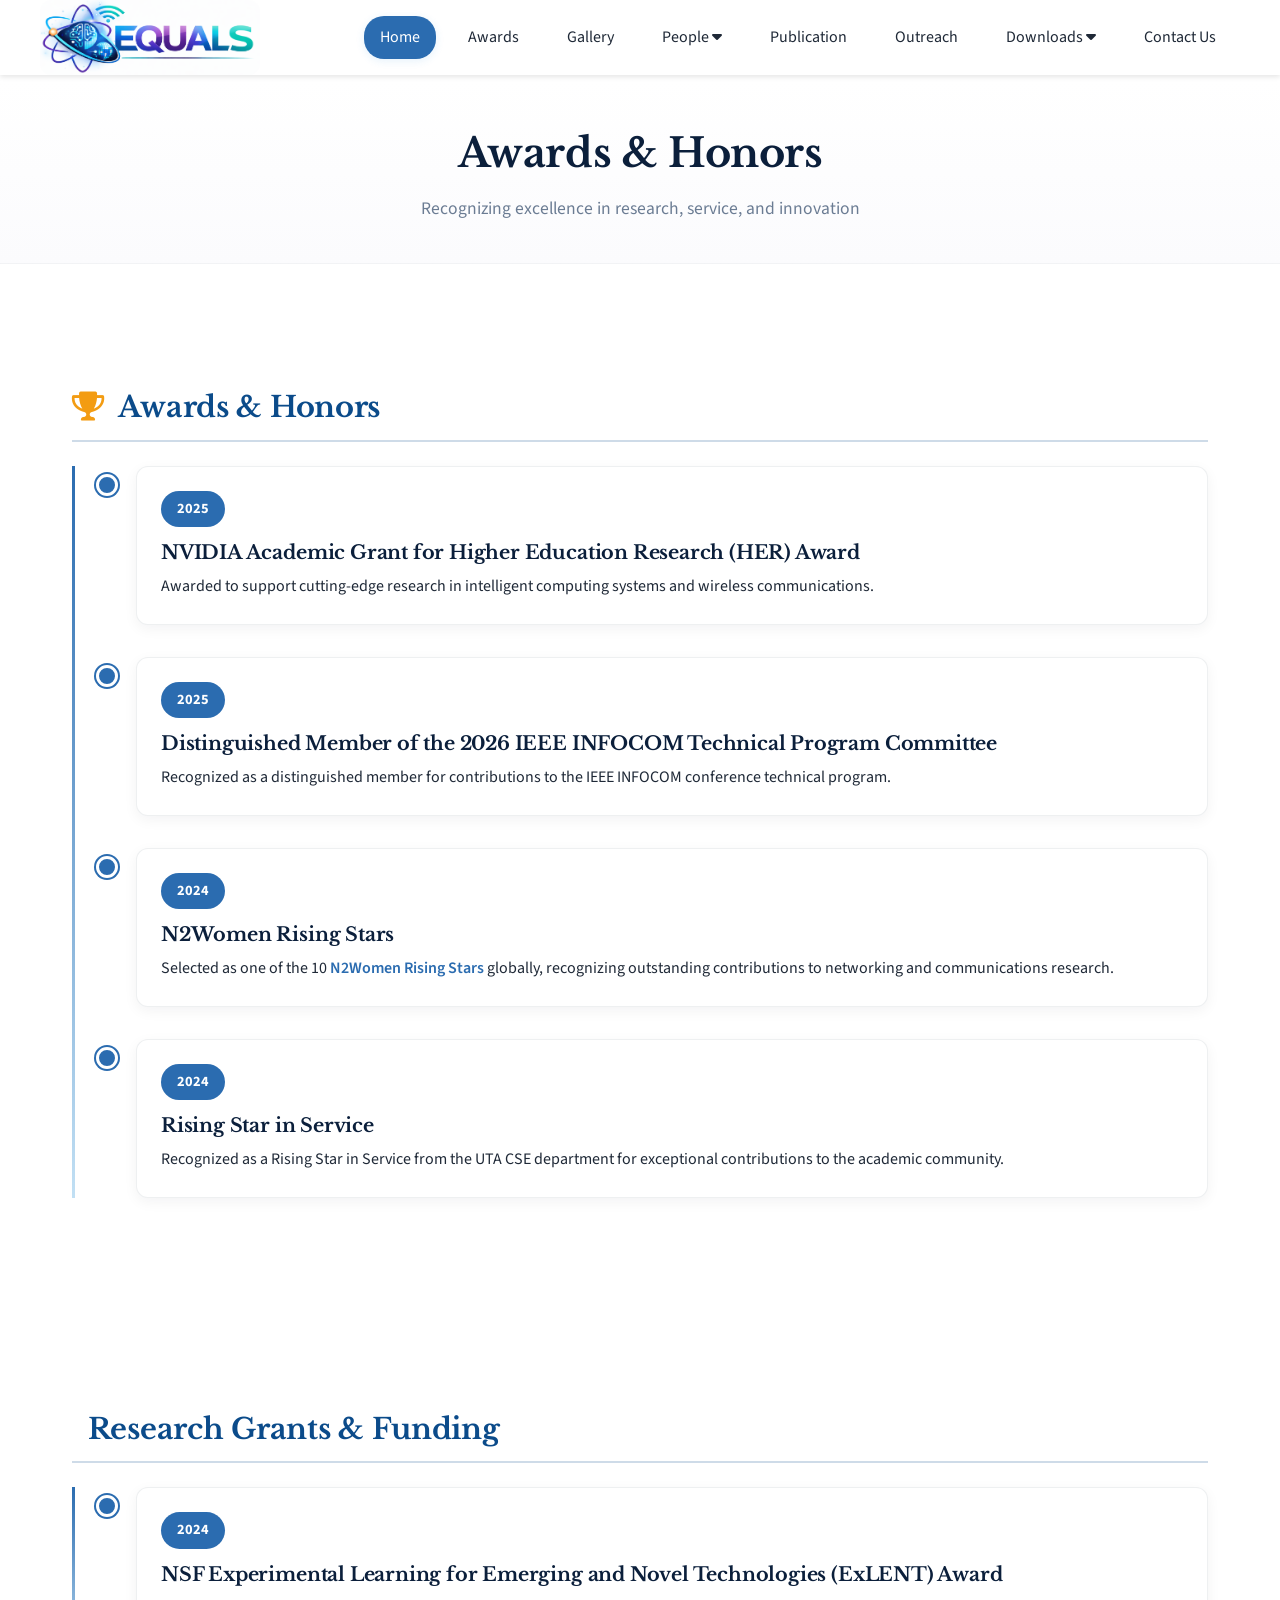
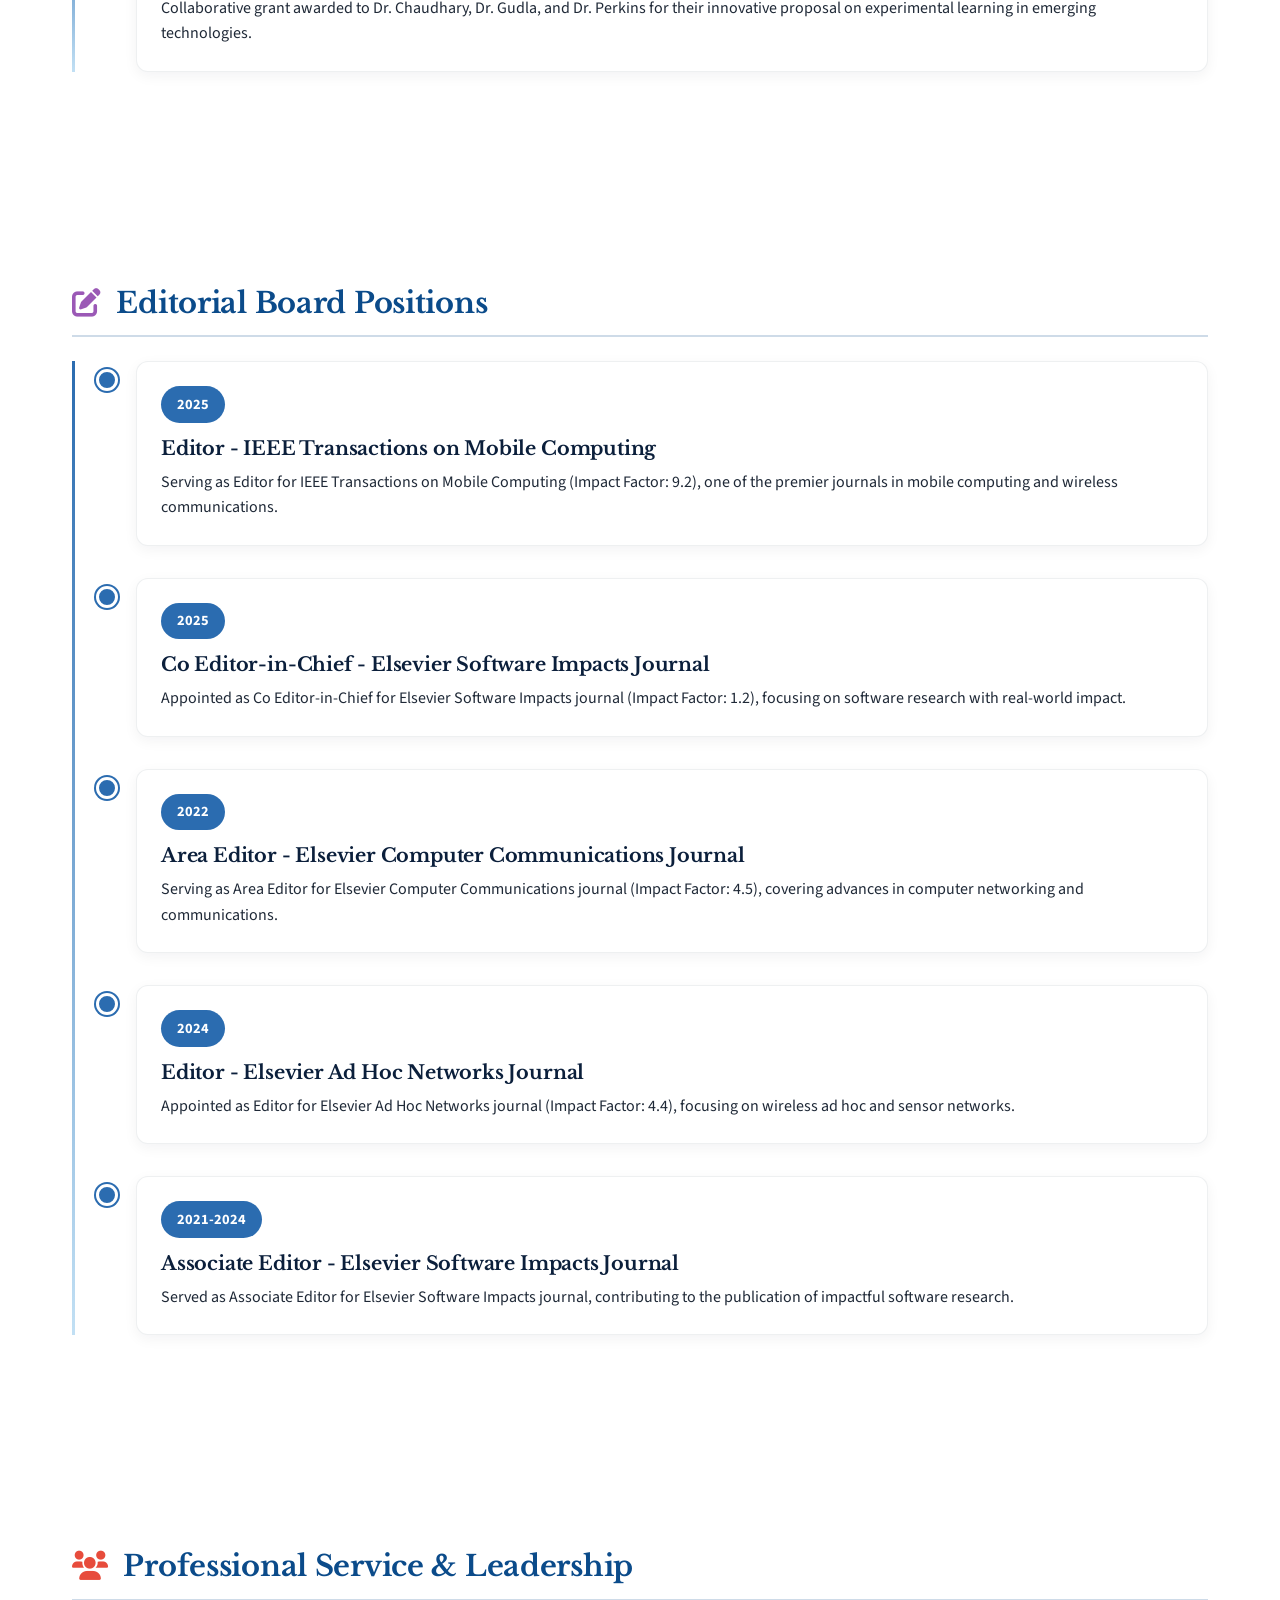
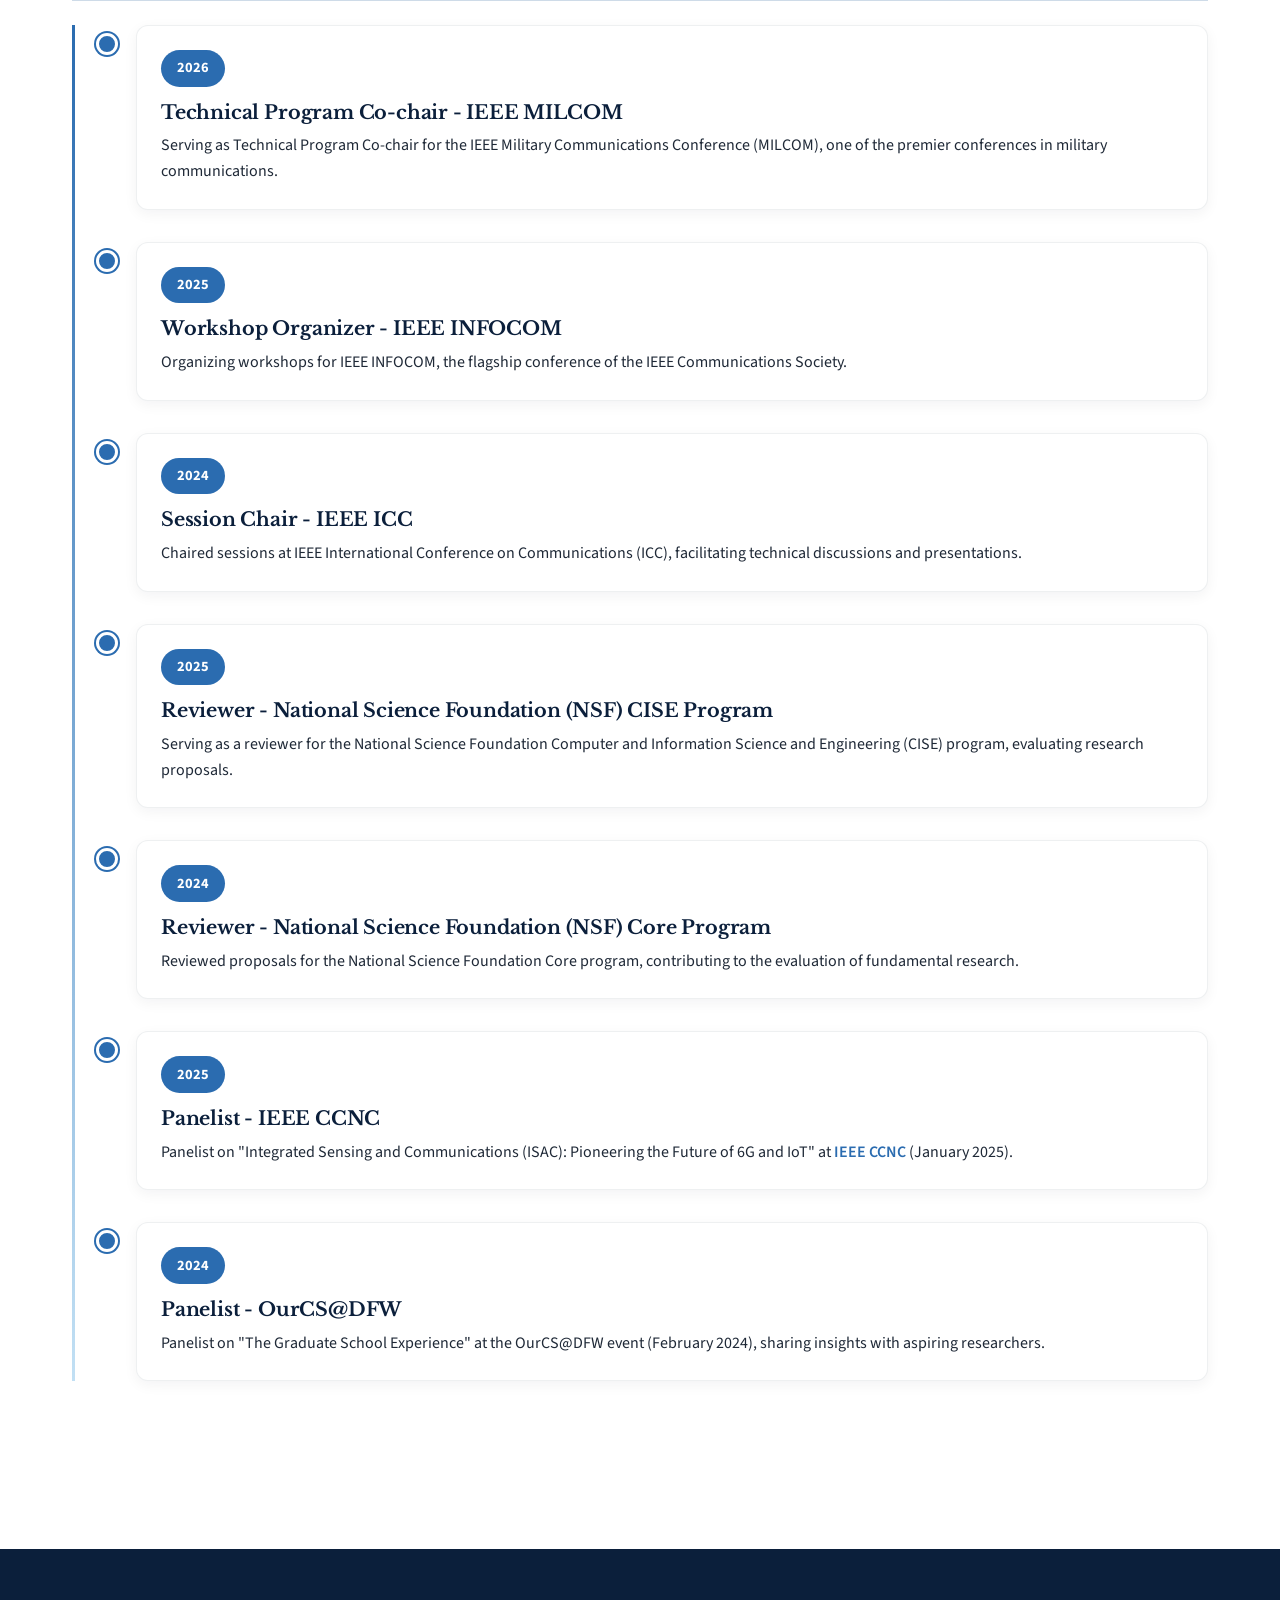
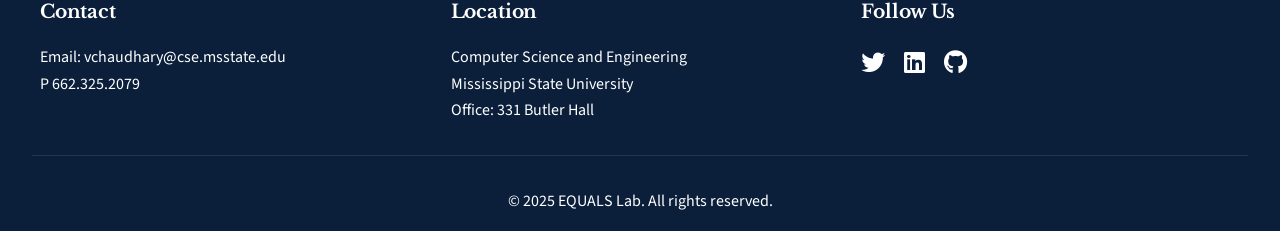
<file: awards.html>
<!DOCTYPE html>
<html lang="en">
<head>
    <meta charset="UTF-8">
    <meta name="viewport" content="width=device-width, initial-scale=1.0">
    <title>EQUALS Lab - Awards</title>
    <link rel="stylesheet" href="css/style.css">
    <link rel="stylesheet" href="https://cdnjs.cloudflare.com/ajax/libs/font-awesome/6.0.0/css/all.min.css">
    <style>
        /* Awards page specific styles */
        .awards-hero {
            background: linear-gradient(180deg, #ffffff, #fbfbfd);
            padding: 2.5rem 1rem;
            border-bottom: 1px solid rgba(44,62,80,0.06);
            text-align: center;
        }
        .awards-hero h1 {
            color: var(--primary-color);
            margin-bottom: 0.5rem;
            font-size: 2.5rem;
        }
        .awards-hero p {
            color: #6b7c93;
            font-size: 1.1rem;
        }

        .awards-container {
            max-width: 1200px;
            margin: 0 auto;
            padding: 2.5rem 1rem;
        }

        .awards-section {
            margin-bottom: 3rem;
        }

        .awards-section-title {
            font-size: 1.8rem;
            font-weight: 800;
            color: #0b4b8a;
            margin: 2rem 0 1.5rem 0;
            text-align: left;
            padding-bottom: 0.5rem;
            border-bottom: 2px solid rgba(11, 75, 138, 0.2);
        }

        .award-card {
            background: #ffffff;
            border: 1px solid rgba(44,62,80,0.08);
            border-radius: 12px;
            padding: 1.5rem;
            margin-bottom: 1.25rem;
            box-shadow: 0 4px 14px rgba(11,22,40,0.05);
            transition: transform 0.3s ease, box-shadow 0.3s ease;
        }

        .award-card:hover {
            transform: translateY(-3px);
            box-shadow: 0 6px 20px rgba(11,22,40,0.1);
        }

        .award-year {
            display: inline-block;
            background: var(--secondary-color);
            color: #fff;
            padding: 0.4rem 1rem;
            border-radius: 20px;
            font-weight: 700;
            font-size: 0.9rem;
            margin-bottom: 0.75rem;
        }

        .award-title {
            font-size: 1.2rem;
            font-weight: 700;
            color: var(--primary-color);
            margin-bottom: 0.5rem;
            line-height: 1.4;
        }

        .award-description {
            color: var(--text-color);
            line-height: 1.6;
            margin-top: 0.5rem;
        }

        .award-link {
            color: var(--secondary-color);
            text-decoration: none;
            font-weight: 600;
        }

        .award-link:hover {
            text-decoration: underline;
        }

        .awards-timeline {
            position: relative;
            padding-left: 2rem;
        }

        .awards-timeline::before {
            content: '';
            position: absolute;
            left: 0;
            top: 0;
            bottom: 0;
            width: 3px;
            background: linear-gradient(to bottom, var(--secondary-color), rgba(52,152,219,0.3));
        }

        .timeline-item {
            position: relative;
            padding-left: 2rem;
            margin-bottom: 2rem;
        }

        .timeline-item::before {
            content: '';
            position: absolute;
            left: -0.5rem;
            top: 0.5rem;
            width: 1rem;
            height: 1rem;
            border-radius: 50%;
            background: var(--secondary-color);
            border: 3px solid #fff;
            box-shadow: 0 0 0 2px var(--secondary-color);
        }

        @media (max-width: 768px) {
            .awards-hero h1 {
                font-size: 2rem;
            }
            .award-card {
                padding: 1.25rem;
            }
        }
    </style>
</head>
<body>
    <header>
        <nav>
            <div class="logo">
                <a href="index.html" aria-label="EQUALS Lab home">
                    <img src="assets/logo.png" alt="EQUALS Lab logo" class="logo-img">
                </a>
            </div>
            <ul class="nav-links">
            <li><a href="index.html" data-nav="home">Home</a></li>
            <li><a href="#" data-nav="awards" class="active">Awards</a></li>
            <li><a href="gallery.html" data-nav="gallery">Gallery</a></li>
            <li class="dropdown">
                <a href="javascript:void(0)" data-nav="people">People <i class="fas fa-caret-down"></i></a>
                <ul class="dropdown-menu">
                <li><a href="lab-director.html" data-nav="lab-director">Lab Director</a></li>
                <li><a href="phd-students.html#phd-students">PhD Students</a></li>
                <li><a href="ms-students.html#ms-students">MS Students</a></li>
                <li><a href="visitors.html#visitors">Visitors</a></li>
                </ul>
            </li>

            <li><a href="publication.html" data-nav="publication">Publication</a></li>
            <li><a href="#" data-nav="outreach">Outreach</a></li>

            <li class="dropdown">
                <a href="javascript:void(0)" data-nav="downloads">Downloads <i class="fas fa-caret-down"></i></a>
                <ul class="dropdown-menu">
                <li><a href="#">Source code</a></li>
                <li><a href="#">Datasets</a></li>
                </ul>
            </li>

            <li><a href="contact.html" data-nav="contact">Contact Us</a></li>
            </ul>
            <div class="hamburger">
                <span></span>
                <span></span>
                <span></span>
            </div>
        </nav>
    </header>

    <main>
        <section class="awards-hero">
            <div class="container">
                <h1>Awards & Honors</h1>
                <p>Recognizing excellence in research, service, and innovation</p>
            </div>
        </section>

        <div class="awards-container">
            <!-- Content loaded from data/awards.json via content-loader.js -->
        </div>
    </main>

    <footer>
        <div class="footer-content">
            <div class="footer-section">
                <h3>Contact</h3>
                <p>Email: vchaudhary@cse.msstate.edu</p>
                <p>P 662.325.2079</p>
            </div>
            <div class="footer-section">
                <h3>Location</h3>
                <p>Computer Science and Engineering</p>
                <p>Mississippi State University</p>
                <p>Office: 331 Butler Hall</p>
            </div>
            <div class="footer-section">
                <h3>Follow Us</h3>
                <div class="social-links">
                    <a href="#"><i class="fab fa-twitter"></i></a>
                    <a href="#"><i class="fab fa-linkedin"></i></a>
                    <a href="https://github.com/WIQ-AI"><i class="fab fa-github"></i></a>
                </div>
            </div>
        </div>
        <div class="footer-bottom">
            <p>&copy; 2025 EQUALS Lab. All rights reserved.</p>
        </div>
    </footer>

    <script src="js/main.js"></script>
    <script src="js/content-loader.js"></script>
</body>
</html>
</file>
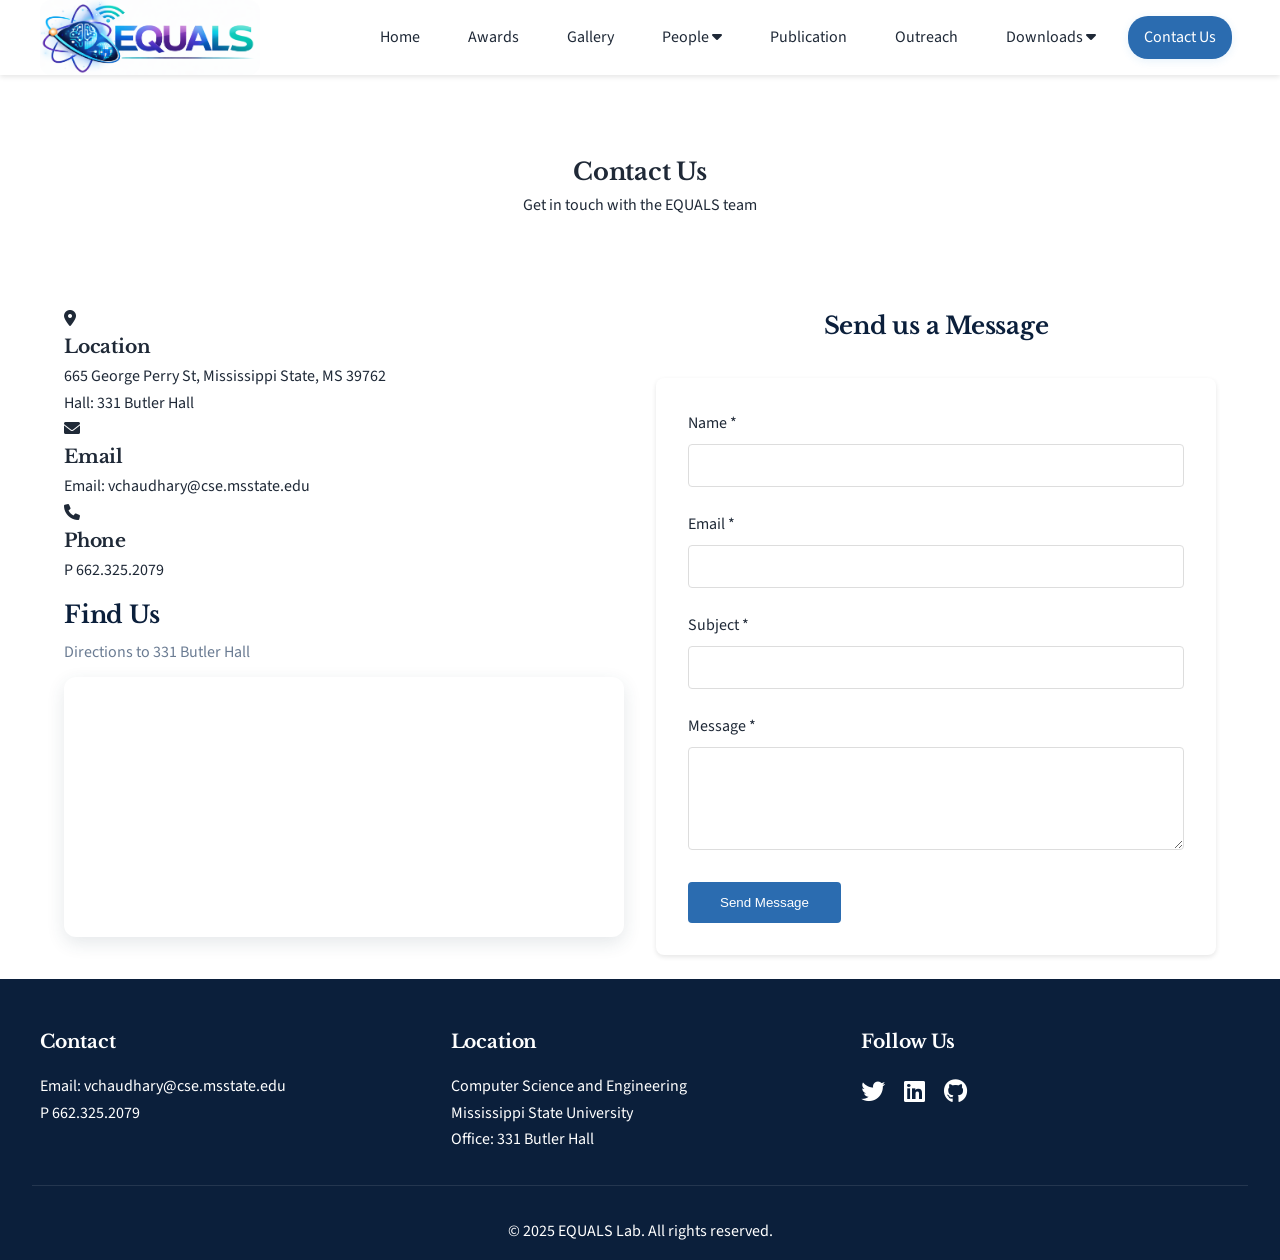
<file: contact.html>
<!DOCTYPE html>
<html lang="en">
<head>
    <meta charset="UTF-8">
    <meta name="viewport" content="width=device-width, initial-scale=1.0">
    <title>EQUALS - Contact</title>
    <link rel="stylesheet" href="css/style.css">
    <link rel="stylesheet" href="https://cdnjs.cloudflare.com/ajax/libs/font-awesome/6.0.0/css/all.min.css">
</head>
<body>
    <header>
        <nav>
            <div class="logo">
                <a href="index.html" aria-label="EQUALS home">
                    <img src="assets/logo.png" alt="EQUALS logo" class="logo-img">
                    <!-- <h1>EQUALS</h1> -->
                </a>
            </div>
            <ul class="nav-links">
            <li><a href="index.html" data-nav="home">Home</a></li>
<!-- 
            <li class="dropdown">
                <a href="index.html#about">About Us <i class="fas fa-caret-down"></i></a>
                <ul class="dropdown-menu">
                <li><a href="#" data-nav="awards">Awards</a></li>
                <li><a href="gallery.html" data-nav="gallery">Gallery</a></li>
                </ul>
            </li> -->
            <li><a href="#" data-nav="awards">Awards</a></li>
            <li><a href="gallery.html" data-nav="gallery">Gallery</a></li>
            <li class="dropdown">
                <a href="javascript:void(0)" data-nav="people">People <i class="fas fa-caret-down"></i></a>
                <ul class="dropdown-menu">
                <li><a href="lab-director.html" data-nav="lab-director">Lab Director</a></li>
                <li><a href="phd-students.html#phd-students">PhD Students</a></li>
                <li><a href="ms-students.html#ms-students">MS Students</a></li>
                <li><a href="visitors.html#visitors">Visitors</a></li>
                </ul>
            </li>

            <li><a href="publication.html" data-nav="publication">Publication</a></li>
            <li><a href="#" data-nav="outreach">Outreach</a></li>

            <li class="dropdown">
                <a href="javascript:void(0)" data-nav="downloads">Downloads <i class="fas fa-caret-down"></i></a>
                <ul class="dropdown-menu">
                <li><a href="#">Source code</a></li>
                <li><a href="#">Datasets</a></li>
                </ul>
            </li>

            <li><a href="contact.html" data-nav="contact" class="active">Contact Us</a></li>
            </ul>
            <div class="hamburger">
                <span></span>
                <span></span>
                <span></span>
            </div>
        </nav>
    </header>

    <main>
        <section class="contact-header">
            <h1>Contact Us</h1>
            <p>Get in touch with the EQUALS team</p>
        </section>

        <section class="contact-content">
            <div class="contact-map">
                <div class="contact-info">
                    <div class="info-card">
                        <i class="fas fa-map-marker-alt"></i>
                        <h3>Location</h3>
                        <p>665 George Perry St, Mississippi State, MS 39762</p>
                        <p>Hall: 331 Butler Hall</p>
                    </div>

                    <div class="info-card">
                        <i class="fas fa-envelope"></i>
                        <h3>Email</h3>
                        <p>Email: vchaudhary@cse.msstate.edu</p>
                    </div>

                    <div class="info-card">
                        <i class="fas fa-phone"></i>
                        <h3>Phone</h3>
                        <p>P 662.325.2079</p>
                    </div>
                </div>
                <div class="map-header">
                    <h2>Find Us</h2>
                    <p>Directions to 331 Butler Hall</p>
                </div>
                <div class="map-container">
                    <iframe
                        title="EQUALS Lab Location"
                        src="https://www.google.com/maps?q=665%20George%20Perry%20St%2C%20Mississippi%20State%2C%20MS%2039762&output=embed"
                        width="100%"
                        height="260"
                        style="border:0;"
                        allowfullscreen=""
                        loading="lazy"
                        referrerpolicy="no-referrer-when-downgrade">
                    </iframe>
                </div>
            </div>

            <div class="contact-left">
                <div class="contact-form-container">
                    <h2>Send us a Message</h2>
                    <form id="contact-form" class="contact-form">
                        <div class="form-group">
                            <label for="name">Name *</label>
                            <input type="text" id="name" name="name" required>
                        </div>

                        <div class="form-group">
                            <label for="email">Email *</label>
                            <input type="email" id="email" name="email" required>
                        </div>

                        <div class="form-group">
                            <label for="subject">Subject *</label>
                            <input type="text" id="subject" name="subject" required>
                        </div>

                        <div class="form-group">
                            <label for="message">Message *</label>
                            <textarea id="message" name="message" rows="5" required></textarea>
                        </div>

                        <button type="submit" class="submit-btn">Send Message</button>
                    </form>
                </div>
            </div>
        </section>
    </main>

    <footer>
        <div class="footer-content">
            <div class="footer-section">
                <h3>Contact</h3>
                <p>Email: vchaudhary@cse.msstate.edu</p>
                <p>P 662.325.2079</p>
            </div>
            <div class="footer-section">
                <h3>Location</h3>
                <p>Computer Science and Engineering</p>
                <p>Mississippi State University</p>
                <p>Office: 331 Butler Hall</p>
            </div>
            <div class="footer-section">
                <h3>Follow Us</h3>
                <div class="social-links">
                    <a href="#"><i class="fab fa-twitter"></i></a>
                    <a href="#"><i class="fab fa-linkedin"></i></a>
                    <a href="https://github.com/WIQ-AI"><i class="fab fa-github"></i></a>
                </div>
            </div>
        </div>
        <div class="footer-bottom">
            <p>&copy; 2025 EQUALS Lab. All rights reserved.</p>
        </div>
    </footer>

    <script src="js/main.js"></script>
</body>
</html>
</file>
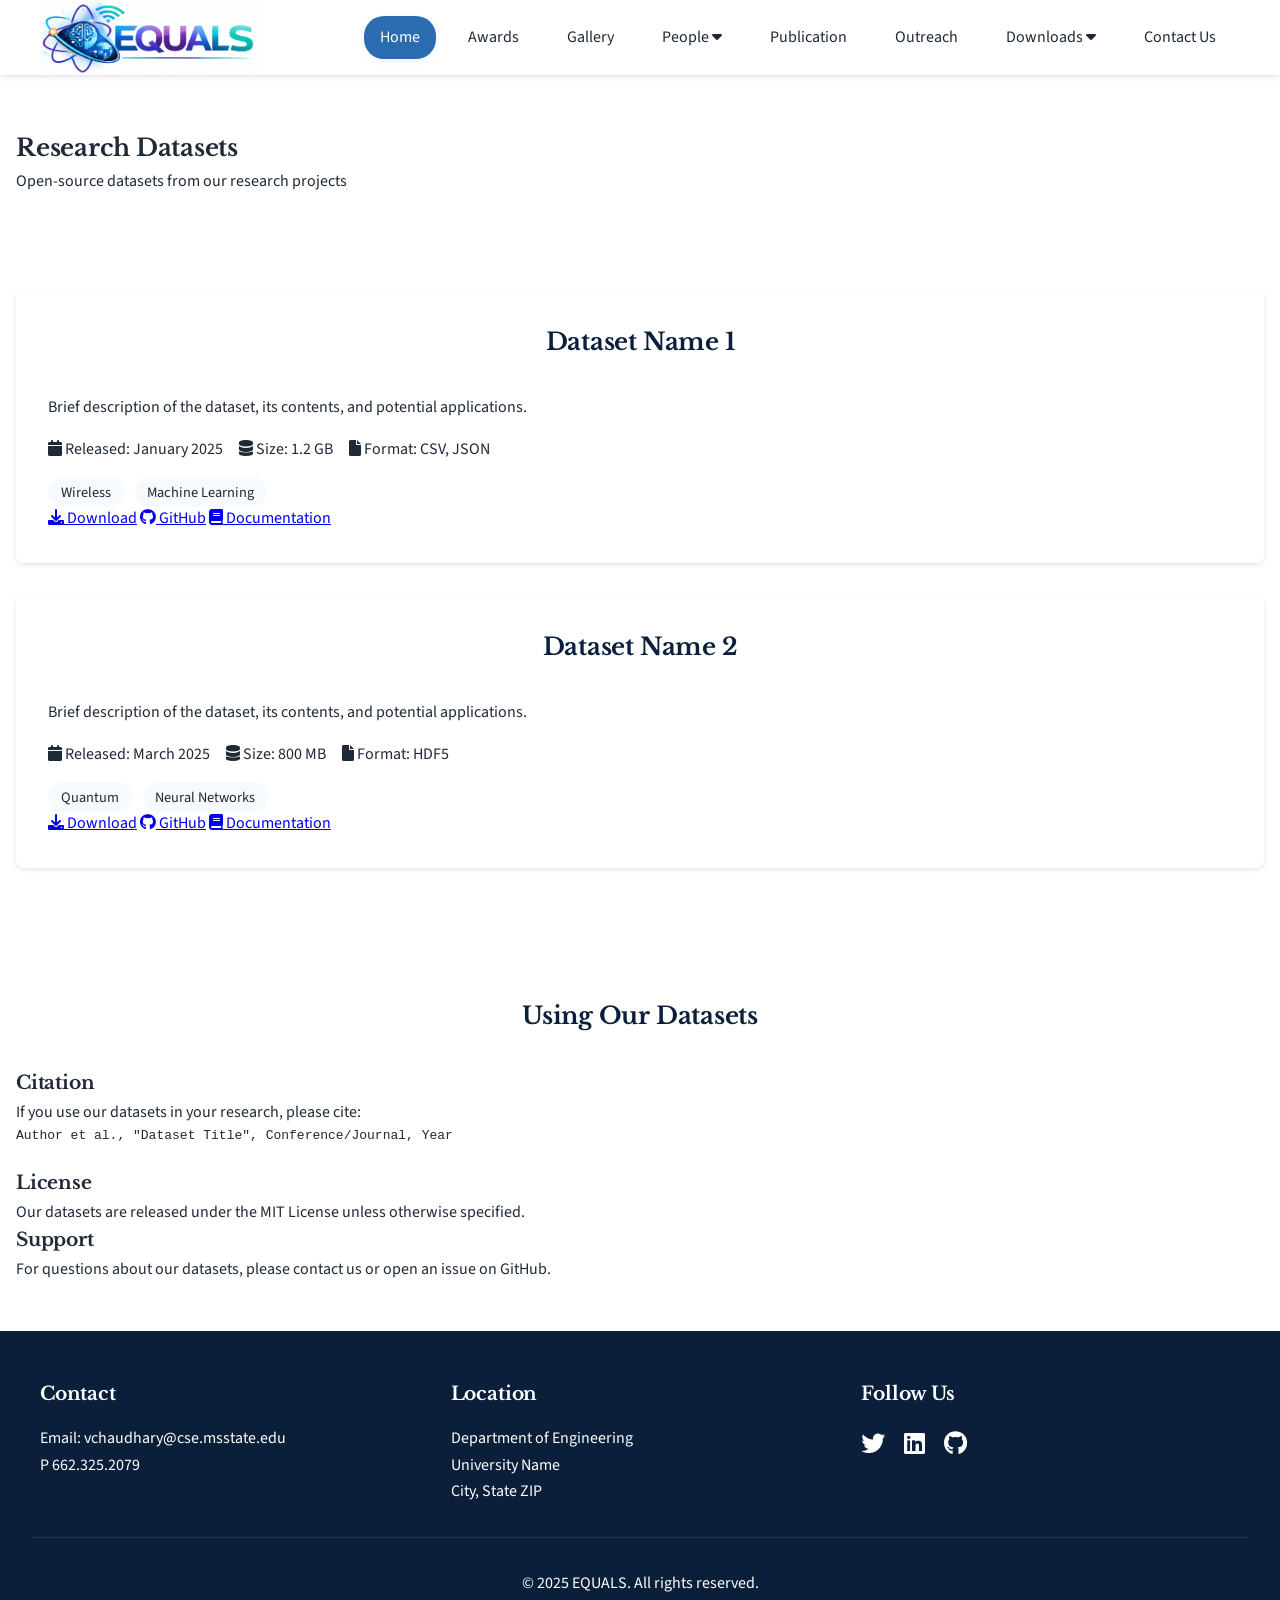
<file: datasets.html>
<!DOCTYPE html>
<html lang="en">
<head>
    <meta charset="UTF-8">
    <meta name="viewport" content="width=device-width, initial-scale=1.0">
    <title>EQUALS - Datasets</title>
    <link rel="stylesheet" href="css/style.css">
    <link rel="stylesheet" href="https://cdnjs.cloudflare.com/ajax/libs/font-awesome/6.0.0/css/all.min.css">
</head>
<body>
    <header>
        <nav>
            <div class="logo">
                <a href="index.html" aria-label="EQUALS Lab home">
                    <img src="assets/logo.png" alt="EQUALS Lab logo" class="logo-img">
                    <!-- <h1>EQUALS Lab</h1> -->
                </a>
            </div>
            <ul class="nav-links">
            <li><a href="index.html" data-nav="home">Home</a></li>
<!-- 
            <li class="dropdown">
                <a href="index.html#about">About Us <i class="fas fa-caret-down"></i></a>
                <ul class="dropdown-menu">
                <li><a href="#" data-nav="awards">Awards</a></li>
                <li><a href="gallery.html" data-nav="gallery">Gallery</a></li>
                </ul>
            </li> -->
            <li><a href="#" data-nav="awards">Awards</a></li>
            <li><a href="gallery.html" data-nav="gallery">Gallery</a></li>
            <li class="dropdown">
                <a href="javascript:void(0)" data-nav="people">People <i class="fas fa-caret-down"></i></a>
                <ul class="dropdown-menu">
                <li><a href="lab-director.html" data-nav="lab-director">Lab Director</a></li>
                <li><a href="phd-students.html#phd-students">PhD Students</a></li>
                <li><a href="ms-students.html#ms-students">MS Students</a></li>
                <li><a href="visitors.html#visitors">Visitors</a></li>
                </ul>
            </li>

            <li><a href="publication.html" data-nav="publication">Publication</a></li>
            <li><a href="#" data-nav="outreach">Outreach</a></li>

            <li class="dropdown">
                <a href="javascript:void(0)" data-nav="downloads">Downloads <i class="fas fa-caret-down"></i></a>
                <ul class="dropdown-menu">
                <li><a href="#">Source code</a></li>
                <li><a href="#" class="active">Datasets</a></li>
                </ul>
            </li>

            <li><a href="contact.html" data-nav="contact">Contact Us</a></li>
            </ul>
            <div class="hamburger">
                <span></span>
                <span></span>
                <span></span>
            </div>
        </nav>
    </header>

    <main>
        <section class="datasets-header">
            <h1>Research Datasets</h1>
            <p>Open-source datasets from our research projects</p>
        </section>

        <section class="dataset-list">
            <!-- Example dataset entries - Update with actual datasets -->
            <div class="dataset-card">
                <div class="dataset-info">
                    <h2>Dataset Name 1</h2>
                    <p class="dataset-description">
                        Brief description of the dataset, its contents, and potential applications.
                    </p>
                    <div class="dataset-meta">
                        <span><i class="fas fa-calendar"></i> Released: January 2025</span>
                        <span><i class="fas fa-database"></i> Size: 1.2 GB</span>
                        <span><i class="fas fa-file"></i> Format: CSV, JSON</span>
                    </div>
                    <div class="dataset-tags">
                        <span class="tag">Wireless</span>
                        <span class="tag">Machine Learning</span>
                    </div>
                    <div class="dataset-links">
                        <a href="#" class="button"><i class="fas fa-download"></i> Download</a>
                        <a href="#" class="button"><i class="fab fa-github"></i> GitHub</a>
                        <a href="#" class="button"><i class="fas fa-book"></i> Documentation</a>
                    </div>
                </div>
            </div>

            <div class="dataset-card">
                <div class="dataset-info">
                    <h2>Dataset Name 2</h2>
                    <p class="dataset-description">
                        Brief description of the dataset, its contents, and potential applications.
                    </p>
                    <div class="dataset-meta">
                        <span><i class="fas fa-calendar"></i> Released: March 2025</span>
                        <span><i class="fas fa-database"></i> Size: 800 MB</span>
                        <span><i class="fas fa-file"></i> Format: HDF5</span>
                    </div>
                    <div class="dataset-tags">
                        <span class="tag">Quantum</span>
                        <span class="tag">Neural Networks</span>
                    </div>
                    <div class="dataset-links">
                        <a href="#" class="button"><i class="fas fa-download"></i> Download</a>
                        <a href="#" class="button"><i class="fab fa-github"></i> GitHub</a>
                        <a href="#" class="button"><i class="fas fa-book"></i> Documentation</a>
                    </div>
                </div>
            </div>
        </section>

        <section class="dataset-usage">
            <h2>Using Our Datasets</h2>
            <div class="usage-info">
                <div class="usage-section">
                    <h3>Citation</h3>
                    <p>If you use our datasets in your research, please cite:</p>
                    <pre class="citation">
Author et al., "Dataset Title", Conference/Journal, Year
                    </pre>
                </div>
                <div class="usage-section">
                    <h3>License</h3>
                    <p>Our datasets are released under the MIT License unless otherwise specified.</p>
                </div>
                <div class="usage-section">
                    <h3>Support</h3>
                    <p>For questions about our datasets, please contact us or open an issue on GitHub.</p>
                </div>
            </div>
        </section>
    </main>

    <footer>
        <div class="footer-content">
            <div class="footer-section">
                <h3>Contact</h3>
                <p>Email: vchaudhary@cse.msstate.edu</p>
                <p>P 662.325.2079</p>
            </div>
            <div class="footer-section">
                <h3>Location</h3>
                <p>Department of Engineering</p>
                <p>University Name</p>
                <p>City, State ZIP</p>
            </div>
            <div class="footer-section">
                <h3>Follow Us</h3>
                <div class="social-links">
                    <a href="#"><i class="fab fa-twitter"></i></a>
                    <a href="#"><i class="fab fa-linkedin"></i></a>
                    <a href="#"><i class="fab fa-github"></i></a>
                </div>
            </div>
        </div>
        <div class="footer-bottom">
            <p>&copy; 2025 EQUALS. All rights reserved.</p>
        </div>
    </footer>

    <script src="js/main.js"></script>
</body>
</html>
</file>
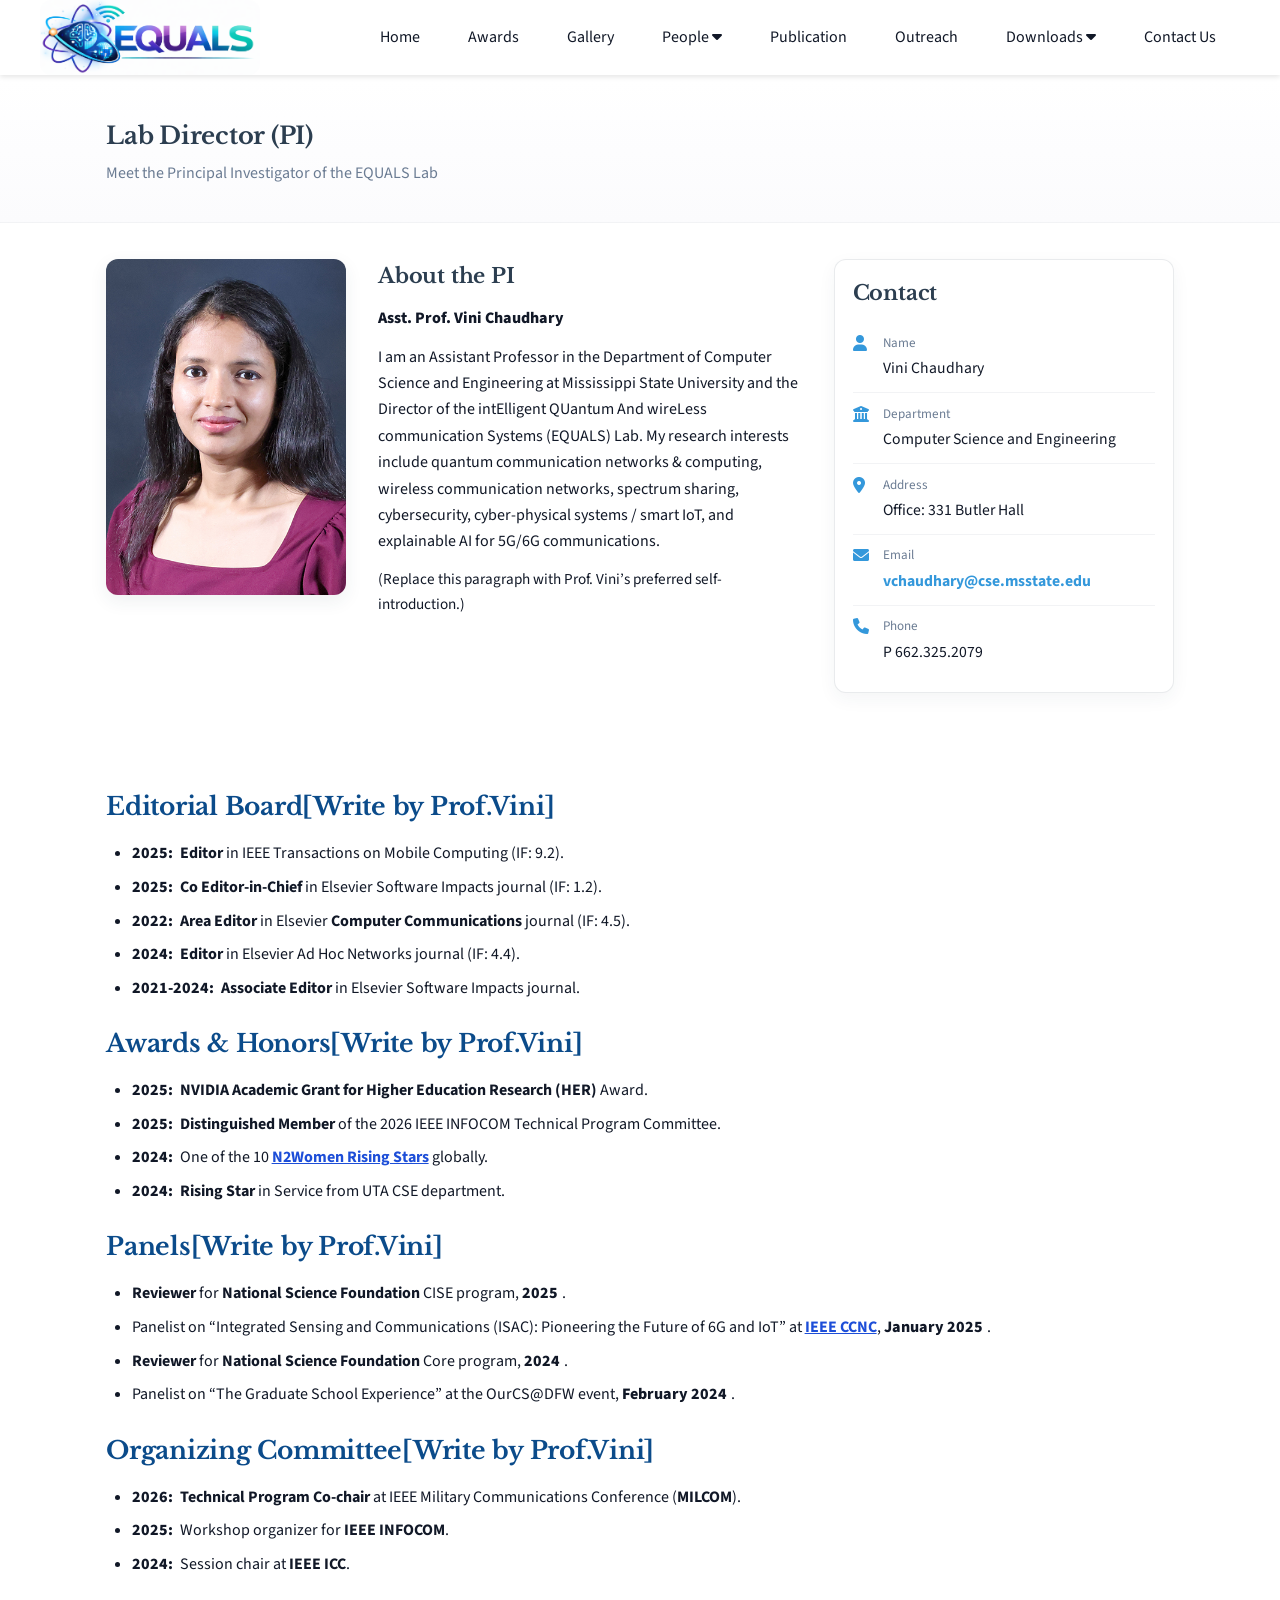
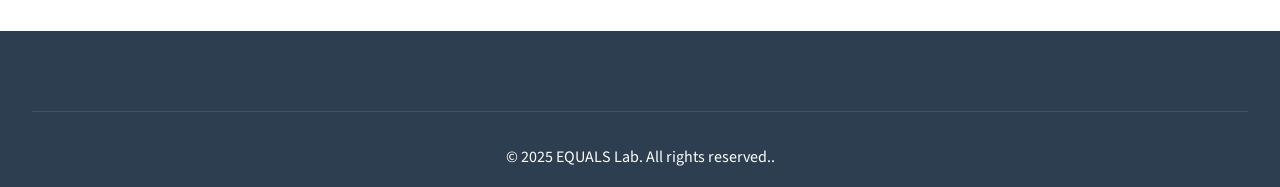
<file: lab-director.html>
<!DOCTYPE html>
<html lang="en">
<head>
  <meta charset="UTF-8" />
  <meta name="viewport" content="width=device-width, initial-scale=1.0" />
  <title>EQUALS Lab - Lab Director</title>

  <!-- Keep your existing site CSS -->
  <link rel="stylesheet" href="css/style.css" />
  <link rel="stylesheet" href="https://cdnjs.cloudflare.com/ajax/libs/font-awesome/6.0.0/css/all.min.css">

  <!-- ✅ Only Lab-Director page CSS (NO header/nav CSS) -->
  <style>
    :root{
      --primary-color:#2c3e50;
      --secondary-color:#3498db;
      --text-color:#111827;
      --muted:#6b7c93;
      --light-bg:#f5f6fa;
      --white:#ffffff;
      --link:#1d4ed8;
    }

    /* Page spacing (header is fixed in your main CSS) */
    main{ padding-top: 80px; }

    .container{ max-width:1100px; margin:0 auto; padding:0 1rem; }

    /* ===== PI Hero ===== */
    .pi-hero{
      background: linear-gradient(180deg, #ffffff, #fbfbfd);
      padding: 2.25rem 0;
      border-bottom: 1px solid rgba(44,62,80,0.06);
    }
    .pi-hero h1{ color: var(--primary-color); margin: 0 0 0.25rem 0; }
    .pi-hero p{ color: var(--muted); margin: 0; }

    /* ===== About grid: photo | intro | contact ===== */
    .pi-about{ background:#fff; padding: 2.25rem 0; }
    .pi-grid{
      display:grid;
      grid-template-columns: 240px 1fr 340px;
      gap: 2rem;
      align-items:start;
    }
    .pi-photo img{
      width:100%;
      max-width:240px;
      height:auto;
      border-radius:12px;
      object-fit:cover;
      box-shadow:0 6px 18px rgba(44,62,80,0.08);
      display:block;
    }

    .pi-intro h2{
      color: var(--primary-color);
      text-align:left;
      margin: 0 0 0.75rem 0;
      font-size: 1.3rem;
    }
    .pi-name{
      font-weight:800;
      color: var(--primary-color);
      margin: 0 0 0.5rem 0;
    }
    .pi-intro p{ margin: 0.75rem 0; color: var(--text-color); }
    .pi-note{ color: var(--muted); font-size: 0.95rem; }

    /* ===== Contact card (right) ===== */
    .pi-contact{
      background:#fff;
      border:1px solid rgba(44,62,80,0.10);
      border-radius:12px;
      padding:1rem 1.1rem;
      box-shadow:0 6px 18px rgba(44,62,80,0.05);
    }
    .pi-contact h2{
      color: var(--primary-color);
      text-align:left;
      margin: 0 0 0.75rem 0;
      font-size: 1.3rem;
    }
    .pi-contact-item{
      display:grid;
      grid-template-columns: 18px 1fr;
      gap: 0.75rem;
      align-items:start;
      padding: 0.65rem 0;
      border-top: 1px solid rgba(44,62,80,0.06);
    }
    .pi-contact-item:first-of-type{ border-top:none; }
    .pi-contact-item i{ color: var(--secondary-color); margin-top:2px; }
    .pi-contact-label{ font-size:0.82rem; color: var(--muted); margin-bottom:0.1rem; }
    .pi-contact-value{ color: var(--text-color); font-size:0.98rem; }
    .pi-contact a{ color: var(--secondary-color); text-decoration:none; font-weight:700; }
    .pi-contact a:hover{ text-decoration:underline; }

    /* ===== Simple sections like screenshot ===== */
    .pi-sections-simple{
      background:#fff;
      padding: 2.25rem 0 2.75rem;
    }
    .pi-section-title{
      font-size:1.55rem;
      font-weight:800;
      color:#0b4b8a;
      margin: 1.4rem 0 0.7rem 0;
      text-align:left; /* overrides your global section h2 center */
    }
    .pi-list{
      list-style:disc;
      padding-left:1.6rem;
      margin: 0 0 0.6rem 0;
    }
    .pi-list li{
      font-size:1rem;
      line-height:1.75;
      color: var(--text-color);
      margin: 0.35rem 0;
    }
    .pi-year{
      font-weight:800;
      color: var(--text-color);
      margin-right:0.25rem;
    }
    .pi-sections-simple a{ color: var(--link); text-decoration:underline; }

    /* ===== Responsive ===== */
    @media (max-width: 1000px){
      .pi-grid{ grid-template-columns: 220px 1fr; }
      .pi-contact{ grid-column: 1 / -1; }
    }
    @media (max-width: 700px){
      .pi-grid{ grid-template-columns: 1fr; gap: 1.25rem; }
      .pi-photo img{ max-width: 220px; margin: 0 auto; }
      .pi-about{ text-align: center; }
      .pi-intro{ text-align: center; }
      .pi-intro h2{ text-align: center; }
    }
  </style>
</head>

<body>
  <!-- Keep your same header/nav (your existing CSS handles it) -->
  <header>
    <nav>
      <div class="logo">
        <a href="index.html" aria-label="EQUALS Lab home">
          <img src="assets/logo.png" alt="EQUALS Lab logo" class="logo-img">
        </a>
      </div>

      <ul class="nav-links">
        <li><a href="index.html" data-nav="home">Home</a></li>
        <li><a href="#" data-nav="awards">Awards</a></li>
        <li><a href="gallery.html" data-nav="gallery">Gallery</a></li>

        <li class="dropdown">
          <a href="javascript:void(0)" data-nav="people">People <i class="fas fa-caret-down"></i></a>
          <ul class="dropdown-menu">
            <li><a href="lab-director.html" data-nav="lab-director">Lab Director</a></li>
            <li><a href="phd-students.html#phd-students">PhD Students</a></li>
            <li><a href="ms-students.html#ms-students">MS Students</a></li>
            <li><a href="visitors.html#visitors">Visitors</a></li>
          </ul>
        </li>

        <li><a href="publication.html" data-nav="publication">Publication</a></li>
        <li><a href="#" data-nav="outreach">Outreach</a></li>

        <li class="dropdown">
          <a href="javascript:void(0)" data-nav="downloads">Downloads <i class="fas fa-caret-down"></i></a>
          <ul class="dropdown-menu">
            <li><a href="#">Source code</a></li>
            <li><a href="#">Datasets</a></li>
          </ul>
        </li>

        <li><a href="contact.html" data-nav="contact">Contact Us</a></li>
      </ul>

      <div class="hamburger">
        <span></span><span></span><span></span>
      </div>
    </nav>
  </header>

  <main>
    <!-- Hero -->
    <section class="pi-hero">
      <div class="container">
        <h1>Lab Director (PI)</h1>
        <p>Meet the Principal Investigator of the EQUALS Lab</p>
      </div>
    </section>

    <!-- About (3-column) -->
    <section class="pi-about">
      <div class="container pi-grid">
        <!-- Left -->
        <div class="pi-photo">
          <img src="assets/people/vini.jpg" alt="Asst. Prof. Vini Chaudhary">
        </div>

        <!-- Middle -->
        <div class="pi-intro">
          <h2>About the PI</h2>
          <p class="pi-name">Asst. Prof. Vini Chaudhary</p>
          <p>
            I am an Assistant Professor in the Department of Computer Science and Engineering at Mississippi State University
            and the Director of the intElligent QUantum And wireLess communication Systems (EQUALS) Lab. My research
            interests include quantum communication networks &amp; computing, wireless communication networks, spectrum
            sharing, cybersecurity, cyber-physical systems / smart IoT, and explainable AI for 5G/6G communications.
          </p>
          <p class="pi-note">
            (Replace this paragraph with Prof. Vini’s preferred self-introduction.)
          </p>
        </div>

        <!-- Right -->
        <aside class="pi-contact" aria-label="PI Contact Information">
          <h2>Contact</h2>

          <div class="pi-contact-item">
            <i class="fas fa-user"></i>
            <div>
              <div class="pi-contact-label">Name</div>
              <div class="pi-contact-value">Vini Chaudhary</div>
            </div>
          </div>

          <div class="pi-contact-item">
            <i class="fas fa-building-columns"></i>
            <div>
              <div class="pi-contact-label">Department</div>
              <div class="pi-contact-value">Computer Science and Engineering</div>
            </div>
          </div>

          <div class="pi-contact-item">
            <i class="fas fa-location-dot"></i>
            <div>
              <div class="pi-contact-label">Address</div>
              <div class="pi-contact-value">
                Office: 331 Butler Hall
              </div>
            </div>
          </div>

          <div class="pi-contact-item">
            <i class="fas fa-envelope"></i>
            <div>
              <div class="pi-contact-label">Email</div>
              <div class="pi-contact-value">
                <a href="mailto:vchaudhary@cse.msstate.edu">vchaudhary@cse.msstate.edu</a>
              </div>
            </div>
          </div>

          <div class="pi-contact-item">
            <i class="fas fa-phone"></i>
            <div>
              <div class="pi-contact-label">Phone</div>
              <div class="pi-contact-value">P 662.325.2079</div>
            </div>
          </div>
        </aside>
      </div>
    </section>

    <!-- Simple sections (like screenshot) -->
    <section class="pi-sections-simple">
      <div class="container">

        <h2 class="pi-section-title">Editorial Board[Write by Prof.Vini]</h2>
        <ul class="pi-list">
          <li><span class="pi-year">2025:</span> <strong>Editor</strong> in IEEE Transactions on Mobile Computing (IF: 9.2).</li>
          <li><span class="pi-year">2025:</span> <strong>Co Editor-in-Chief</strong> in Elsevier Software Impacts journal (IF: 1.2).</li>
          <li><span class="pi-year">2022:</span> <strong>Area Editor</strong> in Elsevier <strong>Computer Communications</strong> journal (IF: 4.5).</li>
          <li><span class="pi-year">2024:</span> <strong>Editor</strong> in Elsevier Ad Hoc Networks journal (IF: 4.4).</li>
          <li><span class="pi-year">2021-2024:</span> <strong>Associate Editor</strong> in Elsevier Software Impacts journal.</li>
        </ul>

        <h2 class="pi-section-title">Awards &amp; Honors[Write by Prof.Vini]</h2>
        <ul class="pi-list">
          <li><span class="pi-year">2025:</span> <strong>NVIDIA Academic Grant for Higher Education Research (HER)</strong> Award.</li>
          <li><span class="pi-year">2025:</span> <strong>Distinguished Member</strong> of the 2026 IEEE INFOCOM Technical Program Committee.</li>
          <li><span class="pi-year">2024:</span> One of the 10 <a href="#" target="_blank" rel="noopener"><strong>N2Women Rising Stars</strong></a> globally.</li>
          <li><span class="pi-year">2024:</span> <strong>Rising Star</strong> in Service from UTA CSE department.</li>
        </ul>

        <h2 class="pi-section-title">Panels[Write by Prof.Vini]</h2>
        <ul class="pi-list">
          <li><strong>Reviewer</strong> for <strong>National Science Foundation</strong> CISE program, <span class="pi-year">2025</span>.</li>
          <li>Panelist on “Integrated Sensing and Communications (ISAC): Pioneering the Future of 6G and IoT” at
            <a href="#" target="_blank" rel="noopener"><strong>IEEE CCNC</strong></a>, <span class="pi-year">January 2025</span>.
          </li>
          <li><strong>Reviewer</strong> for <strong>National Science Foundation</strong> Core program, <span class="pi-year">2024</span>.</li>
          <li>Panelist on “The Graduate School Experience” at the OurCS@DFW event, <span class="pi-year">February 2024</span>.</li>
        </ul>

        <h2 class="pi-section-title">Organizing Committee[Write by Prof.Vini]</h2>
        <ul class="pi-list">
          <li><span class="pi-year">2026:</span> <strong>Technical Program Co-chair</strong> at IEEE Military Communications Conference (<strong>MILCOM</strong>).</li>
          <li><span class="pi-year">2025:</span> Workshop organizer for <strong>IEEE INFOCOM</strong>.</li>
          <li><span class="pi-year">2024:</span> Session chair at <strong>IEEE ICC</strong>.</li>
        </ul>

      </div>
    </section>
  </main>

  <footer>
    <div class="footer-bottom">
      <p>&copy; 2025 EQUALS Lab. All rights reserved..</p>
    </div>
  </footer>

  <script src="js/main.js"></script>
  <!-- ✅ Additional JS for this page -->
  <script>
    // Highlight Lab Director nav
    (function setActiveNav(){
      const links = Array.from(document.querySelectorAll('.nav-links a'));
      links.forEach(a => a.classList.remove('active'));
      const active = links.find(a => (a.getAttribute('data-nav') || '') === 'lab-director');
      if (active) active.classList.add('active');
    })();
  </script>
</body>
</html>
</file>
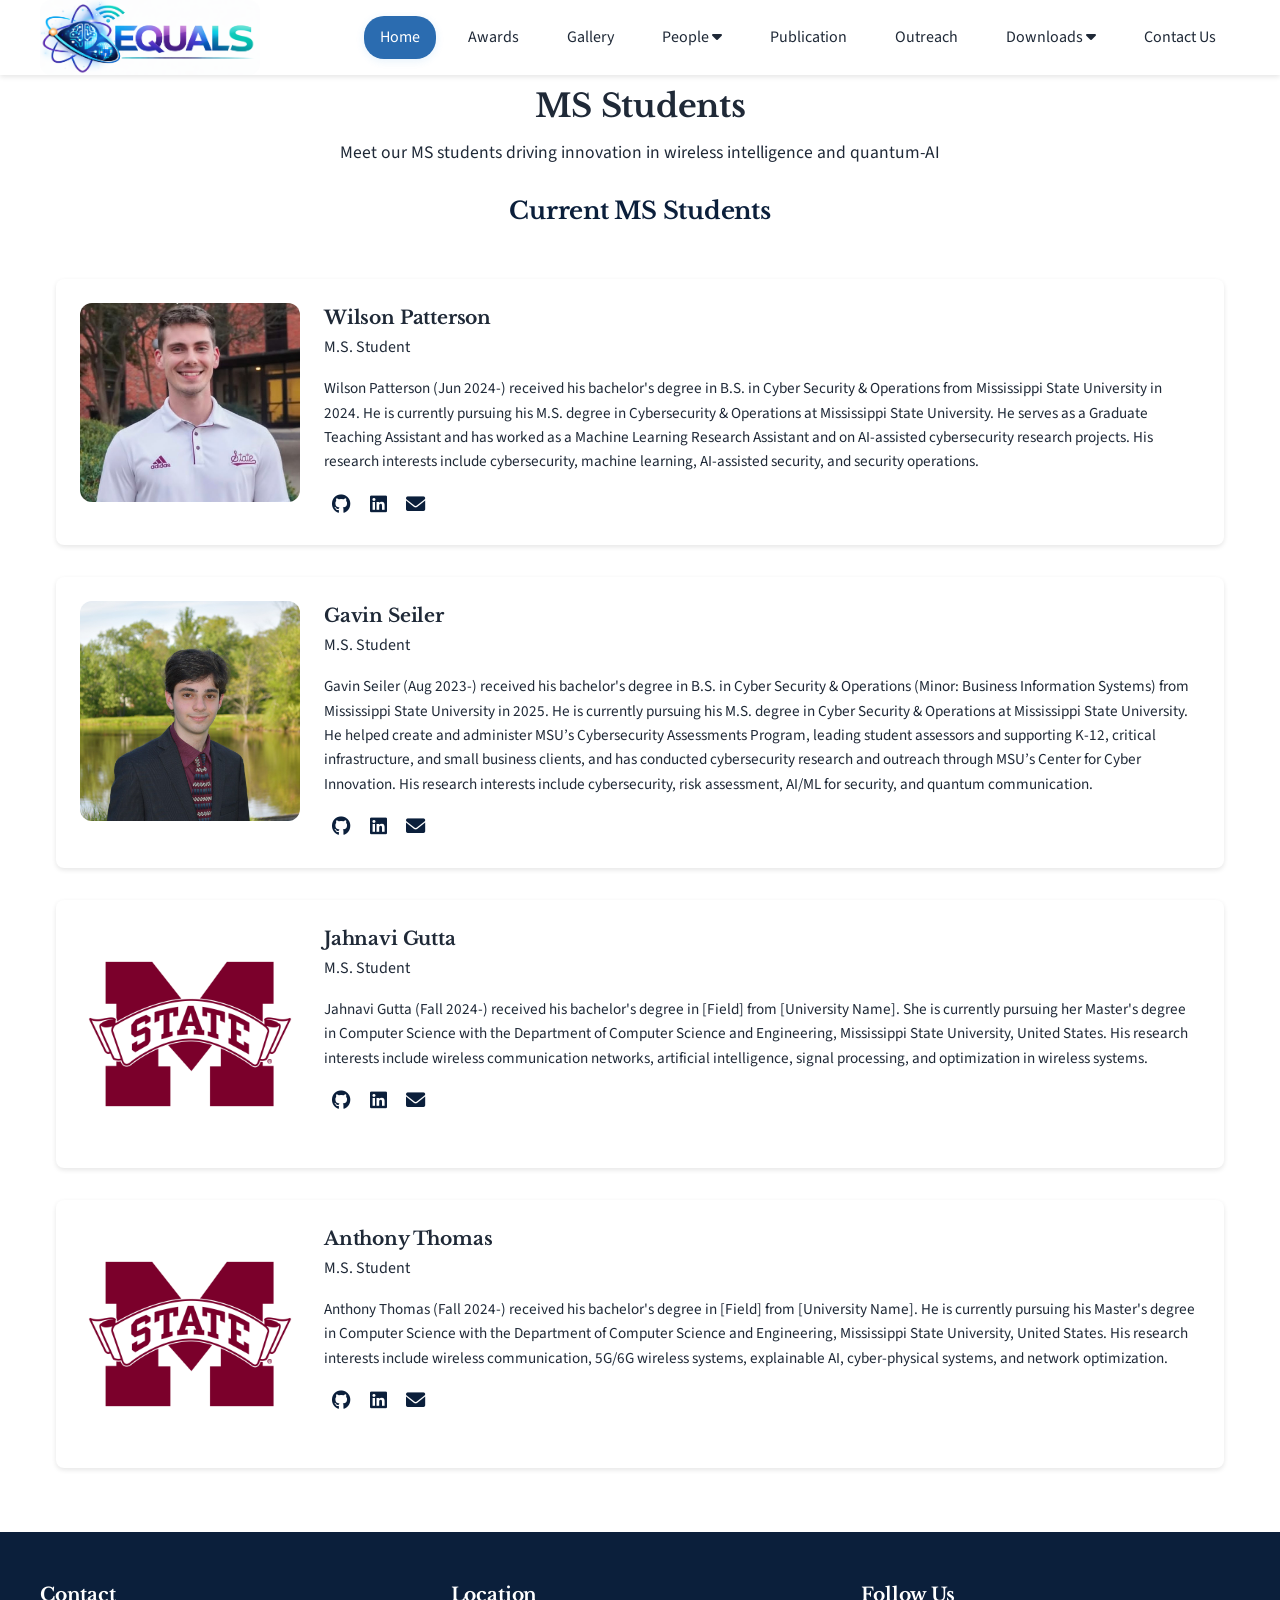
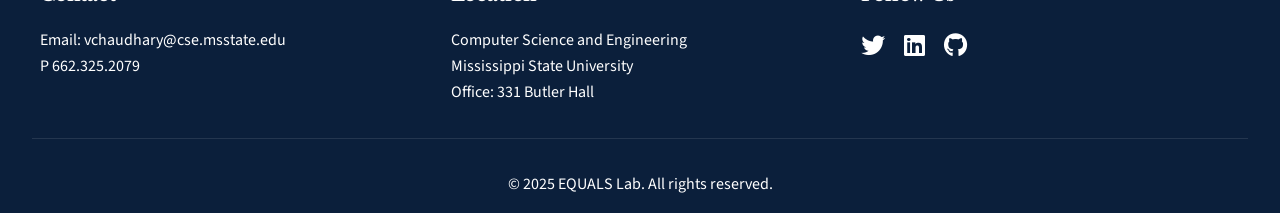
<file: ms-students.html>
<!DOCTYPE html>
<html lang="en">
<head>
    <meta charset="UTF-8">
    <meta name="viewport" content="width=device-width, initial-scale=1.0">
    <title>EQUALS - MS Students</title>
    <link rel="stylesheet" href="css/style.css">
    <link rel="stylesheet" href="https://cdnjs.cloudflare.com/ajax/libs/font-awesome/6.0.0/css/all.min.css">
</head>
<body>
    <header>
        <nav>
            <div class="logo">
                <a href="index.html" aria-label="EQUALS home">
                    <img src="assets/logo.png" alt="EQUALS logo" class="logo-img">
                    <!-- <h1>EQUALS</h1> -->
                </a>
            </div>
            <ul class="nav-links">
            <li><a href="index.html" data-nav="home">Home</a></li>
<!-- 
            <li class="dropdown">
                <a href="index.html#about">About Us <i class="fas fa-caret-down"></i></a>
                <ul class="dropdown-menu">
                <li><a href="#" data-nav="awards">Awards</a></li>
                <li><a href="gallery.html" data-nav="gallery">Gallery</a></li>
                </ul>
            </li> -->
            <li><a href="#" data-nav="awards">Awards</a></li>
            <li><a href="gallery.html" data-nav="gallery">Gallery</a></li>
            <li class="dropdown">
                <a href="javascript:void(0)" data-nav="people" class="active">People <i class="fas fa-caret-down"></i></a>
                <ul class="dropdown-menu">
                <li><a href="lab-director.html" data-nav="lab-director">Lab Director</a></li>
                <li><a href="phd-students.html#phd-students">PhD Students</a></li>
                <li><a href="ms-students.html#ms-students">MS Students</a></li>
                <li><a href="visitors.html#visitors">Visitors</a></li>
                </ul>
            </li>

            <li><a href="publication.html" data-nav="publication">Publication</a></li>
            <li><a href="#" data-nav="outreach">Outreach</a></li>

            <li class="dropdown">
                <a href="javascript:void(0)" data-nav="downloads">Downloads <i class="fas fa-caret-down"></i></a>
                <ul class="dropdown-menu">
                <li><a href="#">Source code</a></li>
                <li><a href="#">Datasets</a></li>
                </ul>
            </li>

            <li><a href="contact.html" data-nav="contact">Contact Us</a></li>
            </ul>
            <div class="hamburger">
                <span></span>
                <span></span>
                <span></span>
            </div>
        </nav>
    </header>

    <main>
        <section class="team-header" style="text-align: center; margin: 0;">
            <h1>MS Students</h1>
            <p>Meet our MS students driving innovation in wireless intelligence and quantum-AI</p>
        </section>

        <section class="team-members" id="ms-students">
            <h2>Current MS Students</h2>
            <div class="member-grid">
                <!-- Content loaded from data/people.json via content-loader.js -->
            </div>
        </section>
    </main>

    <footer>
        <div class="footer-content">
            <div class="footer-section">
                <h3>Contact</h3>
                <p>Email: vchaudhary@cse.msstate.edu</p>
                <p>P 662.325.2079</p>
            </div>
            <div class="footer-section">
                <h3>Location</h3>
                <p>Computer Science and Engineering</p>
                <p>Mississippi State University</p>
                <p>Office: 331 Butler Hall</p>
            </div>
            <div class="footer-section">
                <h3>Follow Us</h3>
                <div class="social-links">
                    <a href="#"><i class="fab fa-twitter"></i></a>
                    <a href="#"><i class="fab fa-linkedin"></i></a>
                    <a href="https://github.com/WIQ-AI"><i class="fab fa-github"></i></a>
                </div>
            </div>
        </div>
        <div class="footer-bottom">
            <p>&copy; 2025 EQUALS Lab. All rights reserved.</p>
        </div>
    </footer>

    <script src="js/main.js"></script>
    <script src="js/content-loader.js"></script>
</body>
</html>
</file>
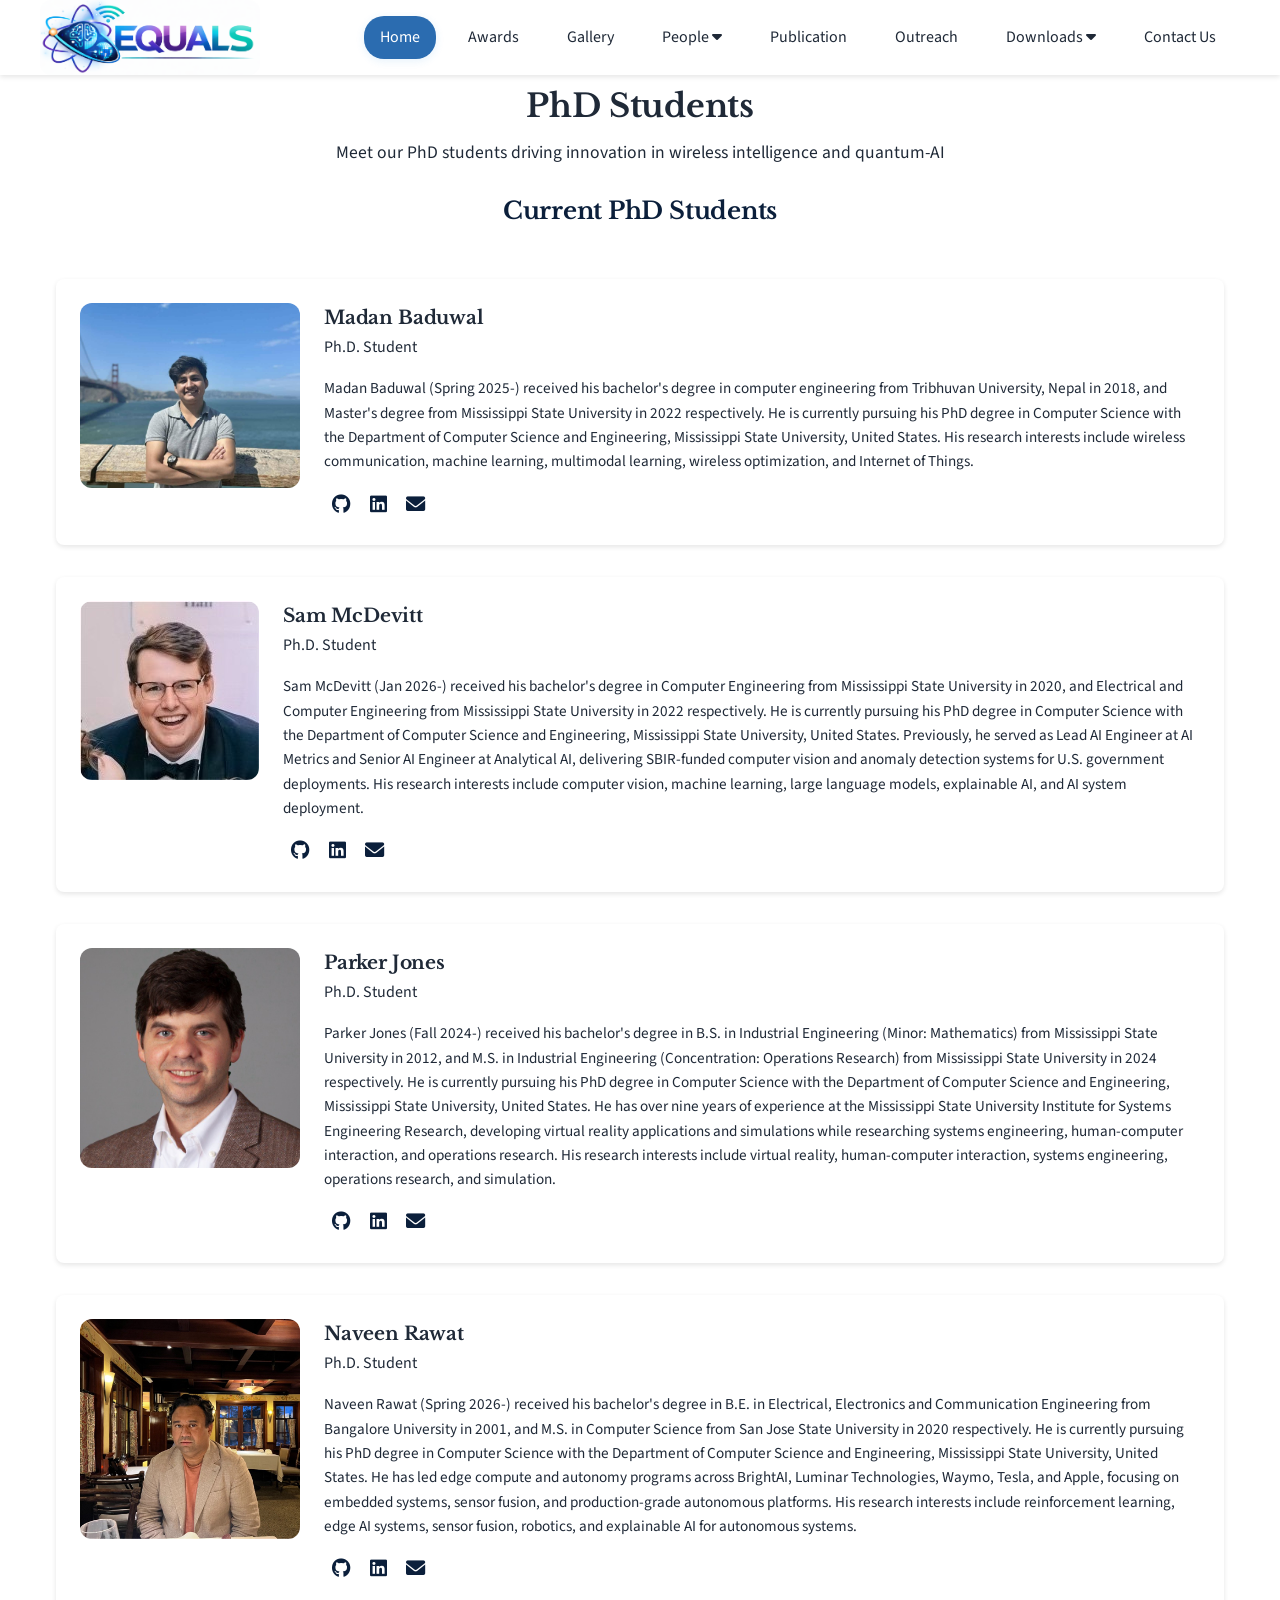
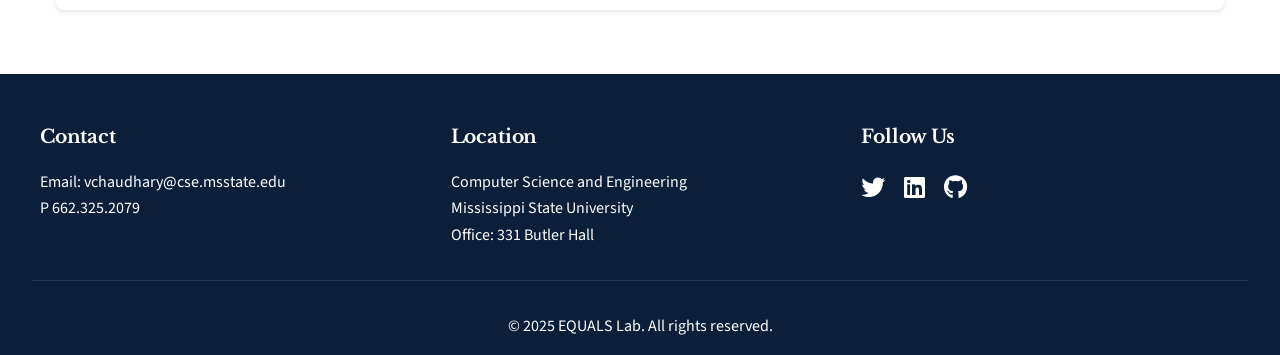
<file: phd-students.html>
<!DOCTYPE html>
<html lang="en">
<head>
    <meta charset="UTF-8">
    <meta name="viewport" content="width=device-width, initial-scale=1.0">
    <title>EQUALS - PhD Students</title>
    <link rel="stylesheet" href="css/style.css">
    <link rel="stylesheet" href="https://cdnjs.cloudflare.com/ajax/libs/font-awesome/6.0.0/css/all.min.css">
</head>
<body>
    <header>
        <nav>
            <div class="logo">
                <a href="index.html" aria-label="EQUALS home">
                    <img src="assets/logo.png" alt="EQUALS logo" class="logo-img">
                    <!-- <h1>EQUALS</h1> -->
                </a>
            </div>
            <ul class="nav-links">
            <li><a href="index.html" data-nav="home">Home</a></li>
<!-- 
            <li class="dropdown">
                <a href="index.html#about">About Us <i class="fas fa-caret-down"></i></a>
                <ul class="dropdown-menu">
                <li><a href="#" data-nav="awards">Awards</a></li>
                <li><a href="gallery.html" data-nav="gallery">Gallery</a></li>
                </ul>
            </li> -->
            <li><a href="#" data-nav="awards">Awards</a></li>
            <li><a href="gallery.html" data-nav="gallery">Gallery</a></li>
            <li class="dropdown">
                <a href="javascript:void(0)" data-nav="people" class="active">People <i class="fas fa-caret-down"></i></a>
                <ul class="dropdown-menu">
                <li><a href="lab-director.html" data-nav="lab-director">Lab Director</a></li>
                <li><a href="phd-students.html#phd-students">PhD Students</a></li>
                <li><a href="ms-students.html#ms-students">MS Students</a></li>
                <li><a href="visitors.html#visitors">Visitors</a></li>
                </ul>
            </li>

            <li><a href="publication.html" data-nav="publication">Publication</a></li>
            <li><a href="#" data-nav="outreach">Outreach</a></li>

            <li class="dropdown">
                <a href="javascript:void(0)" data-nav="downloads">Downloads <i class="fas fa-caret-down"></i></a>
                <ul class="dropdown-menu">
                <li><a href="#">Source code</a></li>
                <li><a href="#">Datasets</a></li>
                </ul>
            </li>

            <li><a href="contact.html" data-nav="contact">Contact Us</a></li>
            </ul>
            <div class="hamburger">
                <span></span>
                <span></span>
                <span></span>
            </div>
        </nav>
    </header>

    <main>
        <section class="team-header" style="text-align: center; margin: 0;">
            <h1>PhD Students</h1>
            <p>Meet our PhD students driving innovation in wireless intelligence and quantum-AI</p>
        </section>

        <section class="team-members" id="phd-students">
            <h2>Current PhD Students</h2>
            <div class="member-grid">
                <!-- Content loaded from data/people.json via content-loader.js -->
            </div>
        </section>
    </main>

    <footer>
        <div class="footer-content">
            <div class="footer-section">
                <h3>Contact</h3>
                <p>Email: vchaudhary@cse.msstate.edu</p>
                <p>P 662.325.2079</p>
            </div>
            <div class="footer-section">
                <h3>Location</h3>
                <p>Computer Science and Engineering</p>
                <p>Mississippi State University</p>
                <p>Office: 331 Butler Hall</p>
            </div>
            <div class="footer-section">
                <h3>Follow Us</h3>
                <div class="social-links">
                    <a href="#"><i class="fab fa-twitter"></i></a>
                    <a href="#"><i class="fab fa-linkedin"></i></a>
                    <a href="https://github.com/WIQ-AI"><i class="fab fa-github"></i></a>
                </div>
            </div>
        </div>
        <div class="footer-bottom">
            <p>&copy; 2025 EQUALS Lab. All rights reserved.</p>
        </div>
    </footer>

    <script src="js/main.js"></script>
    <script src="js/content-loader.js"></script>
</body>
</html>
</file>
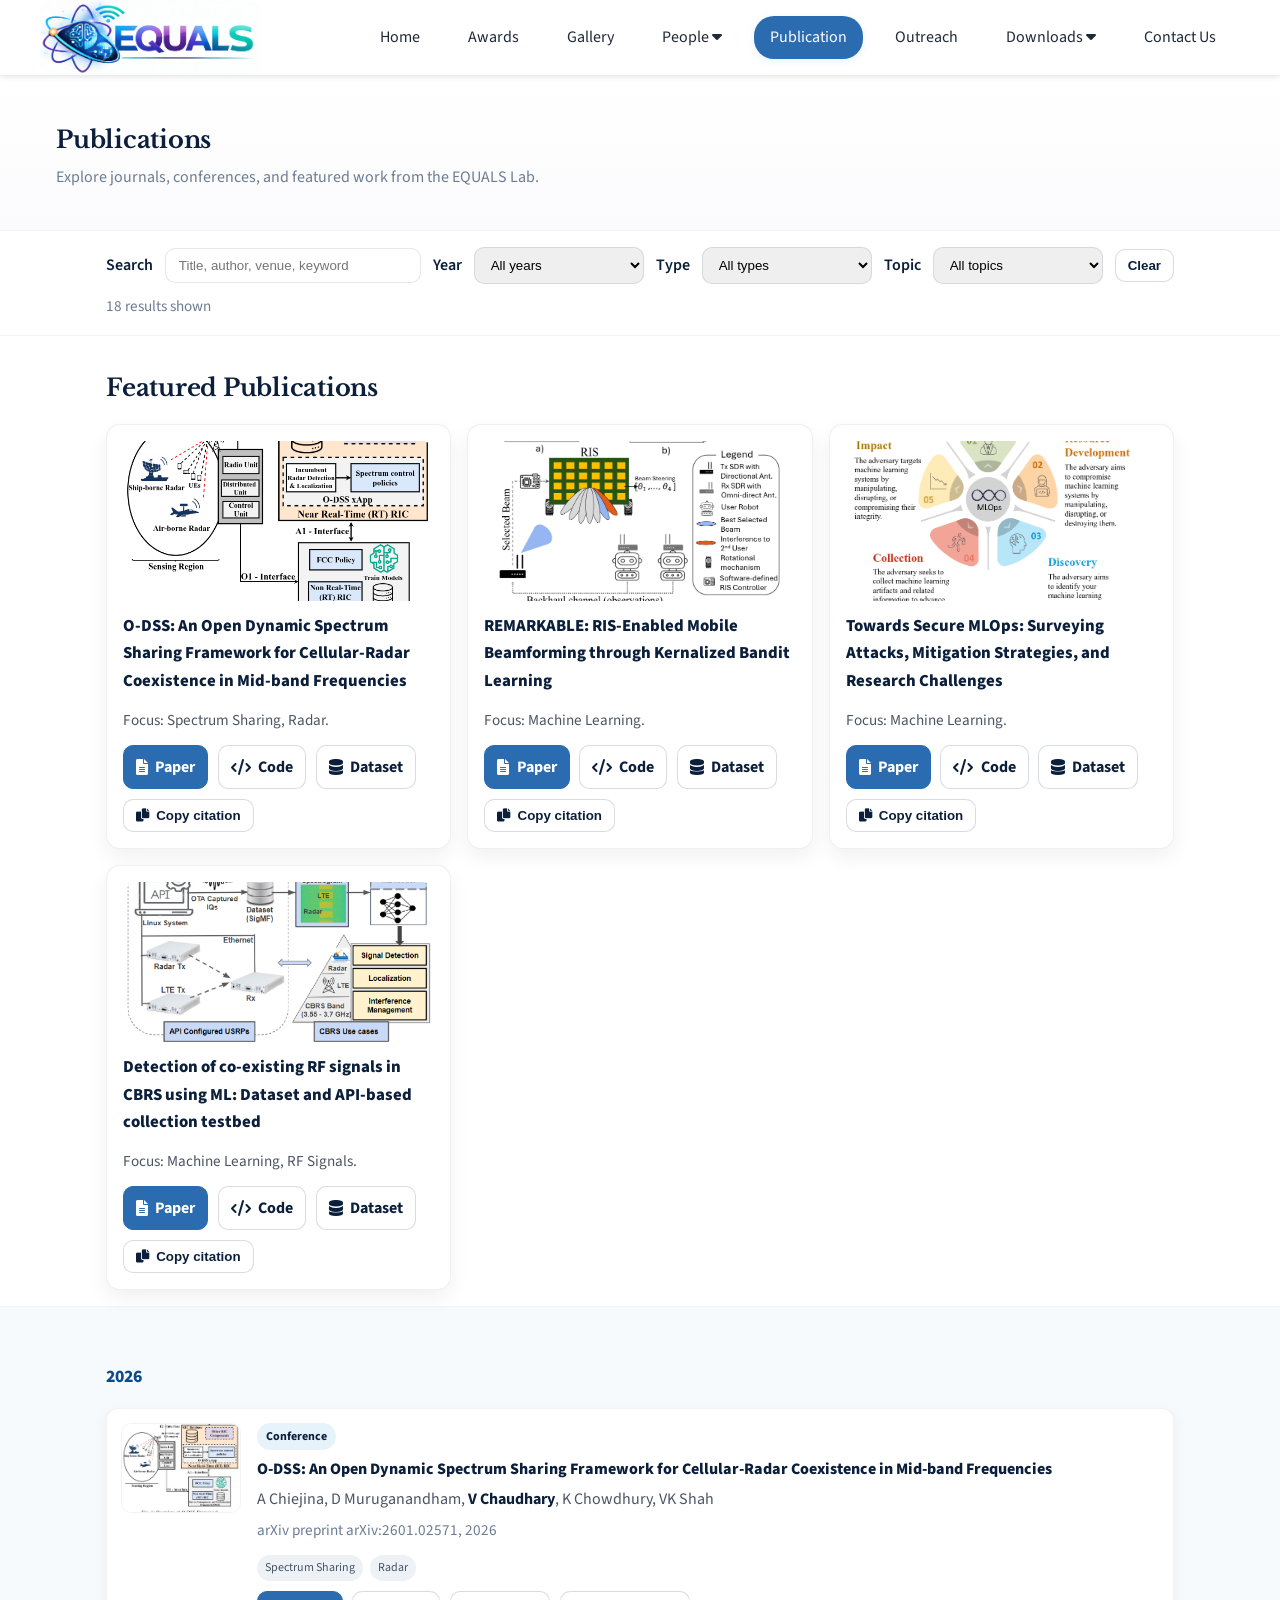
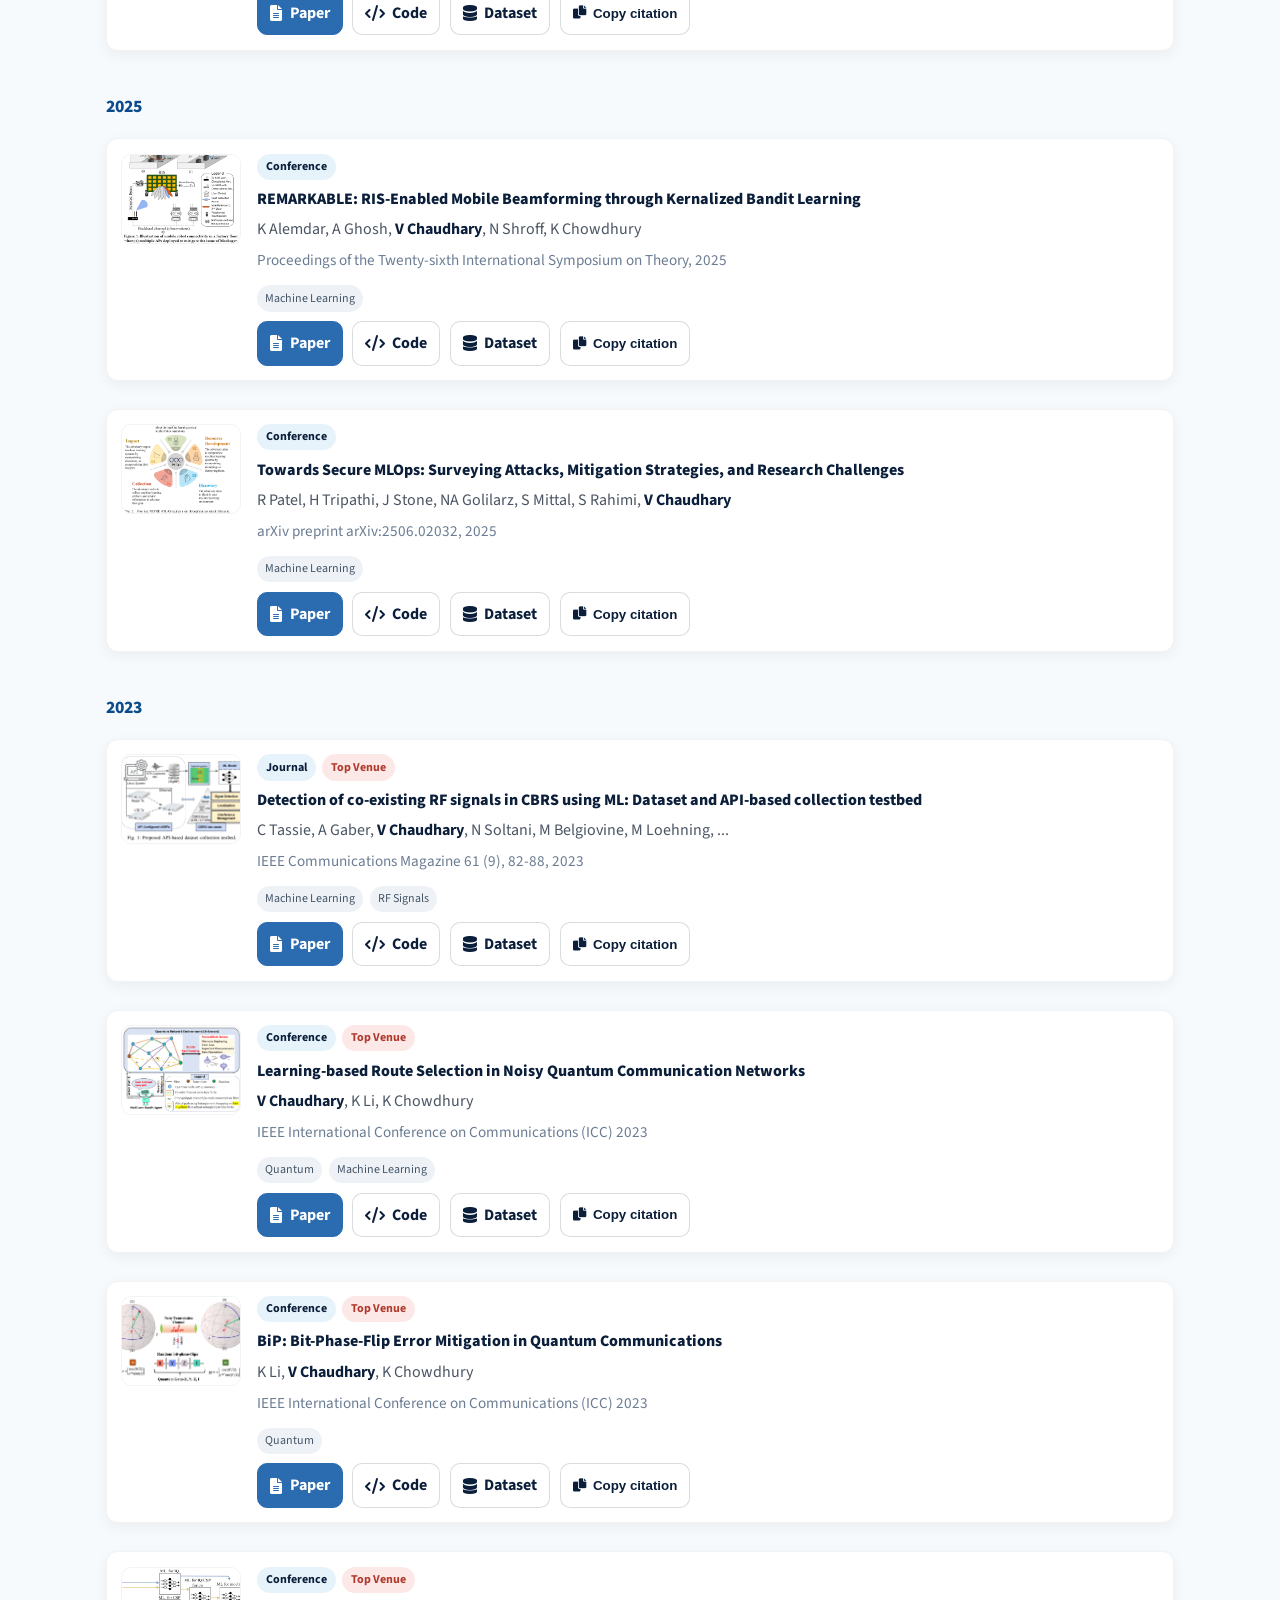
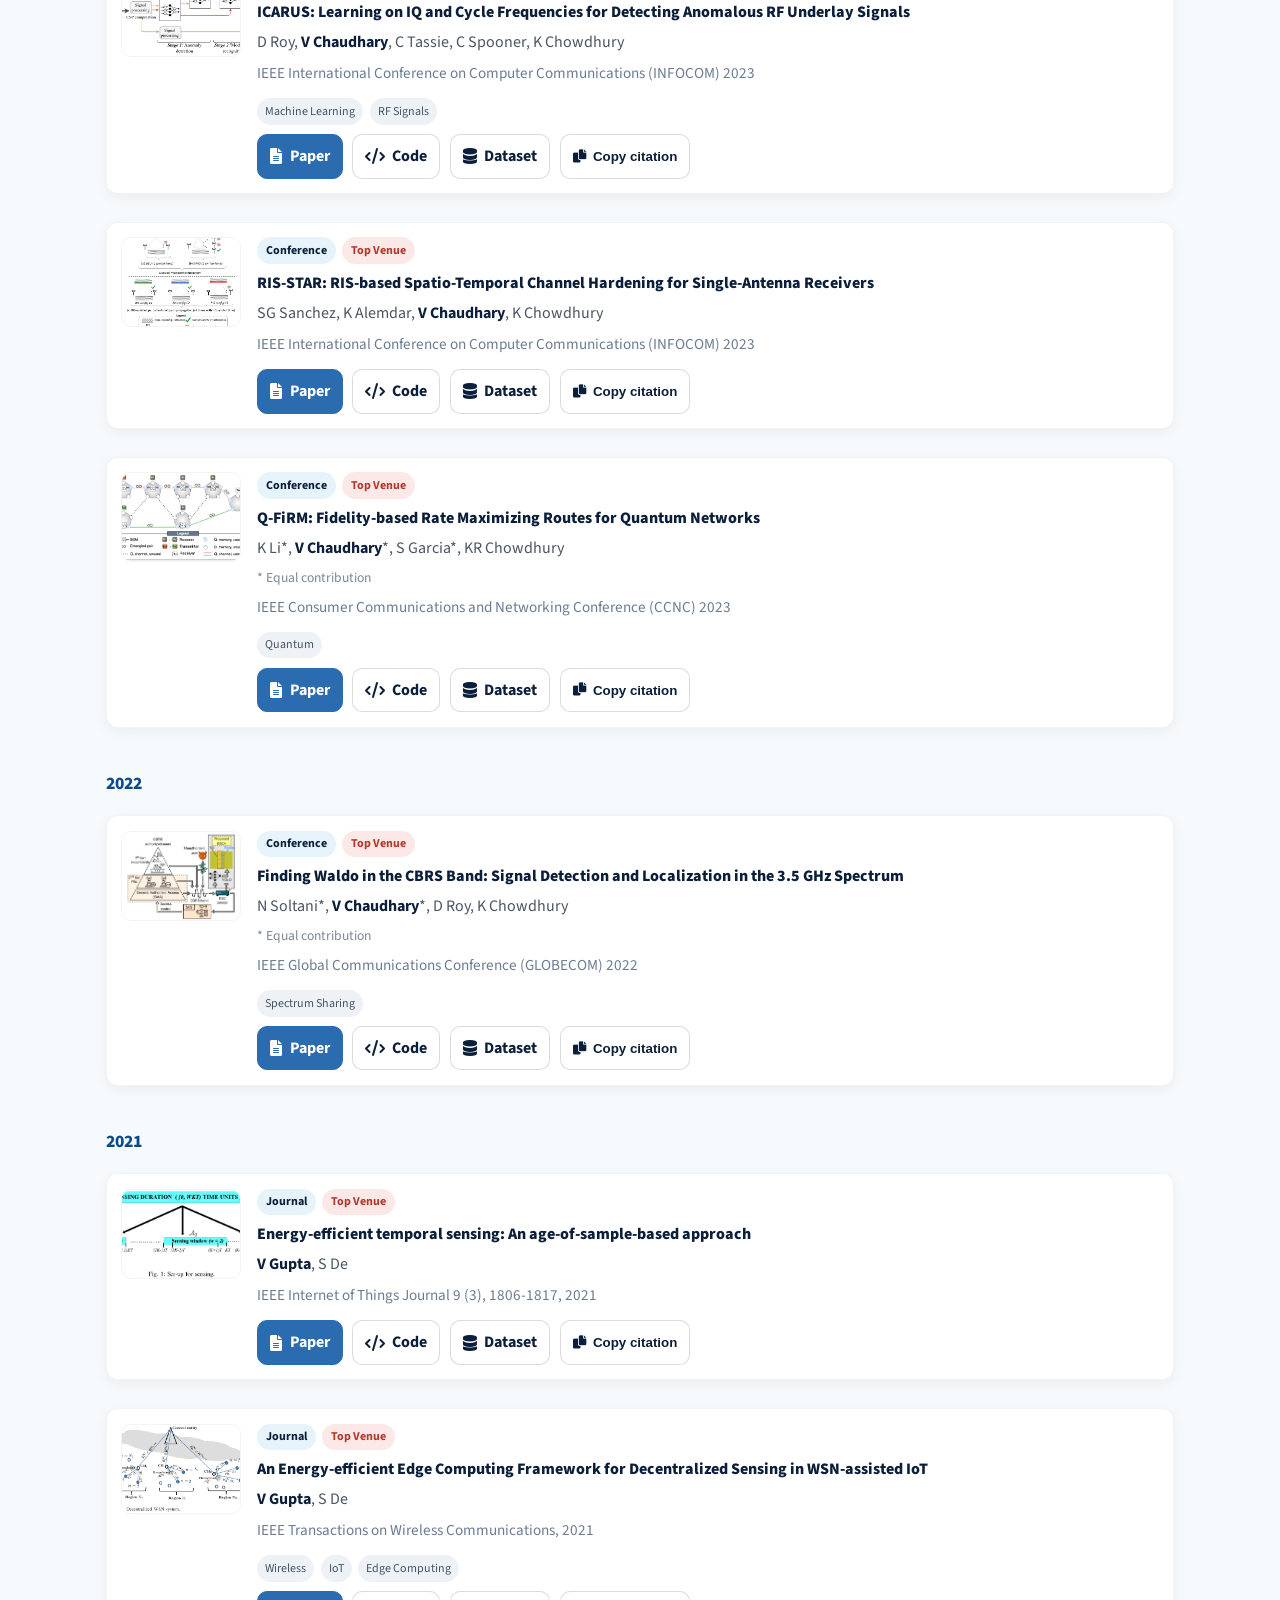
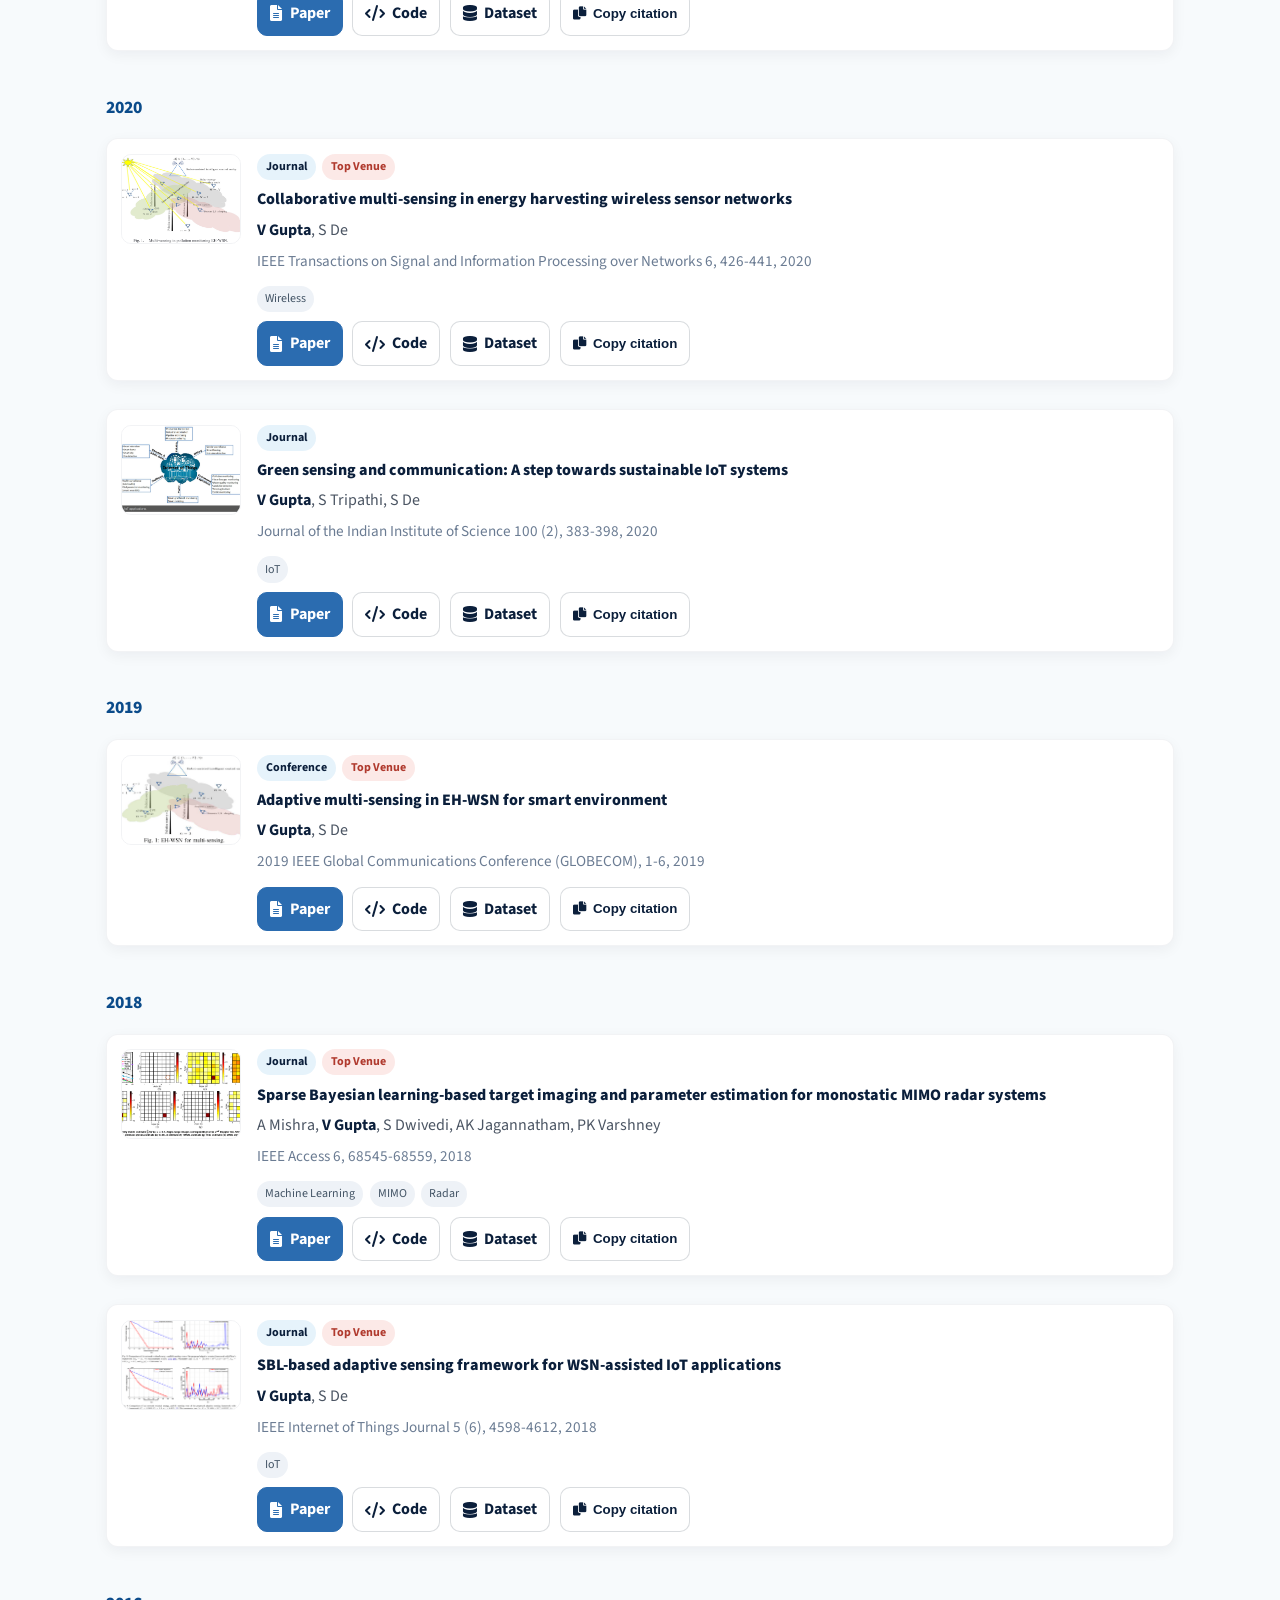
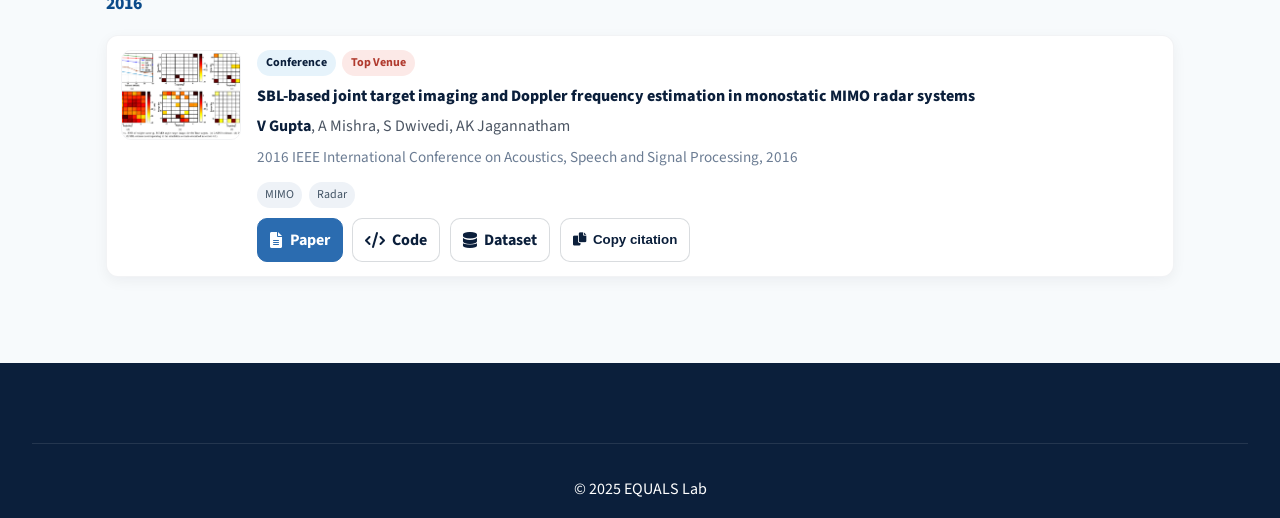
<file: publication.html>
<!DOCTYPE html>
<html lang="en">
<head>
  <meta charset="UTF-8" />
  <meta name="viewport" content="width=device-width, initial-scale=1.0" />
  <title>EQUALS Lab - Publications</title>

  <link rel="stylesheet" href="css/style.css" />
  <link rel="stylesheet" href="https://cdnjs.cloudflare.com/ajax/libs/font-awesome/6.0.0/css/all.min.css">

  <style>
    .pub-lightbox {
      position: fixed;
      inset: 0;
      background: rgba(6, 12, 24, 0.82);
      display: none;
      align-items: center;
      justify-content: center;
      z-index: 2000;
      padding: 1.5rem;
    }

    .pub-lightbox.open { display: flex; }

    .pub-lightbox-inner {
      width: min(1000px, 95vw);
      background: #0b1220;
      border-radius: 16px;
      padding: 1rem;
      position: relative;
      color: #fff;
      box-shadow: 0 20px 40px rgba(0,0,0,0.35);
    }

    .pub-lightbox-media {
      width: 100%;
      aspect-ratio: 16 / 9;
      border-radius: 12px;
      overflow: hidden;
      background: #000;
      display: grid;
      place-items: center;
    }

    .pub-lightbox-media iframe,
    .pub-lightbox-media video,
    .pub-lightbox-media img {
      width: 100%;
      height: 100%;
      border: 0;
      object-fit: cover;
    }

    .pub-lightbox-caption {
      margin-top: 0.85rem;
      font-size: 0.95rem;
      color: #e6e8ef;
    }

    .pub-lightbox-close {
      position: absolute;
      top: 0.6rem;
      right: 0.6rem;
      border: 0;
      background: rgba(255,255,255,0.1);
      color: #fff;
      border-radius: 50%;
      width: 36px;
      height: 36px;
      cursor: pointer;
      font-size: 1.1rem;
    }

    .pub-lightbox-nav {
      position: absolute;
      top: 50%;
      transform: translateY(-50%);
      background: rgba(255,255,255,0.08);
      border: 0;
      color: #fff;
      width: 40px;
      height: 40px;
      border-radius: 50%;
      cursor: pointer;
      font-size: 1.1rem;
    }

    .pub-lightbox-prev { left: -18px; }
    .pub-lightbox-next { right: -18px; }

    @media (max-width: 700px) {
      .pub-lightbox-inner { padding: 0.75rem; }
      .pub-lightbox-prev { left: 8px; }
      .pub-lightbox-next { right: 8px; }
    }
  </style>
</head>

<body>

<header>
  <nav>
    <div class="logo">
      <a href="index.html">
        <img src="assets/logo.png" class="logo-img">
      </a>
    </div>
    <ul class="nav-links">
            <li><a href="index.html" data-nav="home">Home</a></li>
<!-- 
            <li class="dropdown">
                <a href="index.html#about">About Us <i class="fas fa-caret-down"></i></a>
                <ul class="dropdown-menu">
                <li><a href="#" data-nav="awards">Awards</a></li>
                <li><a href="gallery.html" data-nav="gallery">Gallery</a></li>
                </ul>
            </li> -->
            <li><a href="#" data-nav="awards">Awards</a></li>
            <li><a href="gallery.html" data-nav="gallery">Gallery</a></li>
            <li class="dropdown">
                <a href="javascript:void(0)" data-nav="people">People <i class="fas fa-caret-down"></i></a>
                <ul class="dropdown-menu">
                <li><a href="lab-director.html" data-nav="lab-director">Lab Director</a></li>
                <li><a href="phd-students.html#phd-students">PhD Students</a></li>
                <li><a href="ms-students.html#ms-students">MS Students</a></li>
                <li><a href="visitors.html#visitors">Visitors</a></li>
                </ul>
            </li>

            <li><a href="publication.html" data-nav="publication" class="active">Publication</a></li>
            <li><a href="#" data-nav="outreach">Outreach</a></li>

            <li class="dropdown">
                <a href="javascript:void(0)" data-nav="downloads">Downloads <i class="fas fa-caret-down"></i></a>
                <ul class="dropdown-menu">
                <li><a href="#">Source code</a></li>
                <li><a href="#">Datasets</a></li>
                </ul>
            </li>

            <li><a href="contact.html" data-nav="contact">Contact Us</a></li>
            </ul>
  </nav>
</header>

<main>
  <section class="pub-hero">
    <div class="container">
      <h1>Publications</h1>
      <p>Explore journals, conferences, and featured work from the EQUALS Lab.</p>
    </div>
  </section>

  <section class="pub-controls">
    <div class="container pub-controls-inner">
      <div class="pub-filter-row">
        <label class="pub-filter-label" for="pub-search">Search</label>
        <input id="pub-search" class="pub-search" type="search" placeholder="Title, author, venue, keyword" autocomplete="off">

        <label class="pub-filter-label" for="pub-year">Year</label>
        <select id="pub-year" class="pub-year-select">
          <option value="all">All years</option>
        </select>

        <label class="pub-filter-label" for="pub-type">Type</label>
        <select id="pub-type" class="pub-year-select">
          <option value="all">All types</option>
          <option value="Journal">Journals</option>
          <option value="Conference">Conferences</option>
        </select>

        <label class="pub-filter-label" for="pub-tag">Topic</label>
        <select id="pub-tag" class="pub-year-select">
          <option value="all">All topics</option>
        </select>

        <button class="pub-btn pub-btn-outline" id="pub-clear" type="button">Clear</button>
      </div>
      <div class="pub-filter-meta" id="pub-result-count"></div>
    </div>
  </section>

  <section class="pub-featured" id="pub-featured">
    <div class="container pub-featured-inner">
      <h2>Featured Publications</h2>
      <div class="pub-featured-grid" id="pub-featured-grid"></div>
    </div>
  </section>

  <section class="pub-listing">
    <div class="container pub-listing-inner" id="pub-listing-inner"></div>
    <div class="pub-empty" id="pub-empty" hidden>No publications match your filters.</div>
  </section>
</main>

<footer>
  <div class="footer-bottom">
    <p>&copy; 2025 EQUALS Lab</p>
  </div>
</footer>

<div class="pub-lightbox" id="pub-lightbox" aria-hidden="true">
  <div class="pub-lightbox-inner" role="dialog" aria-modal="true">
    <button class="pub-lightbox-close" type="button" aria-label="Close">✕</button>
    <button class="pub-lightbox-nav pub-lightbox-prev" type="button" aria-label="Previous">‹</button>
    <button class="pub-lightbox-nav pub-lightbox-next" type="button" aria-label="Next">›</button>
    <div class="pub-lightbox-media" id="pub-lightbox-media"></div>
    <div class="pub-lightbox-caption" id="pub-lightbox-caption"></div>
  </div>
</div>

  <script src="js/main.js"></script>
  <script src="js/content-loader.js"></script>
</body>
</html>
</file>
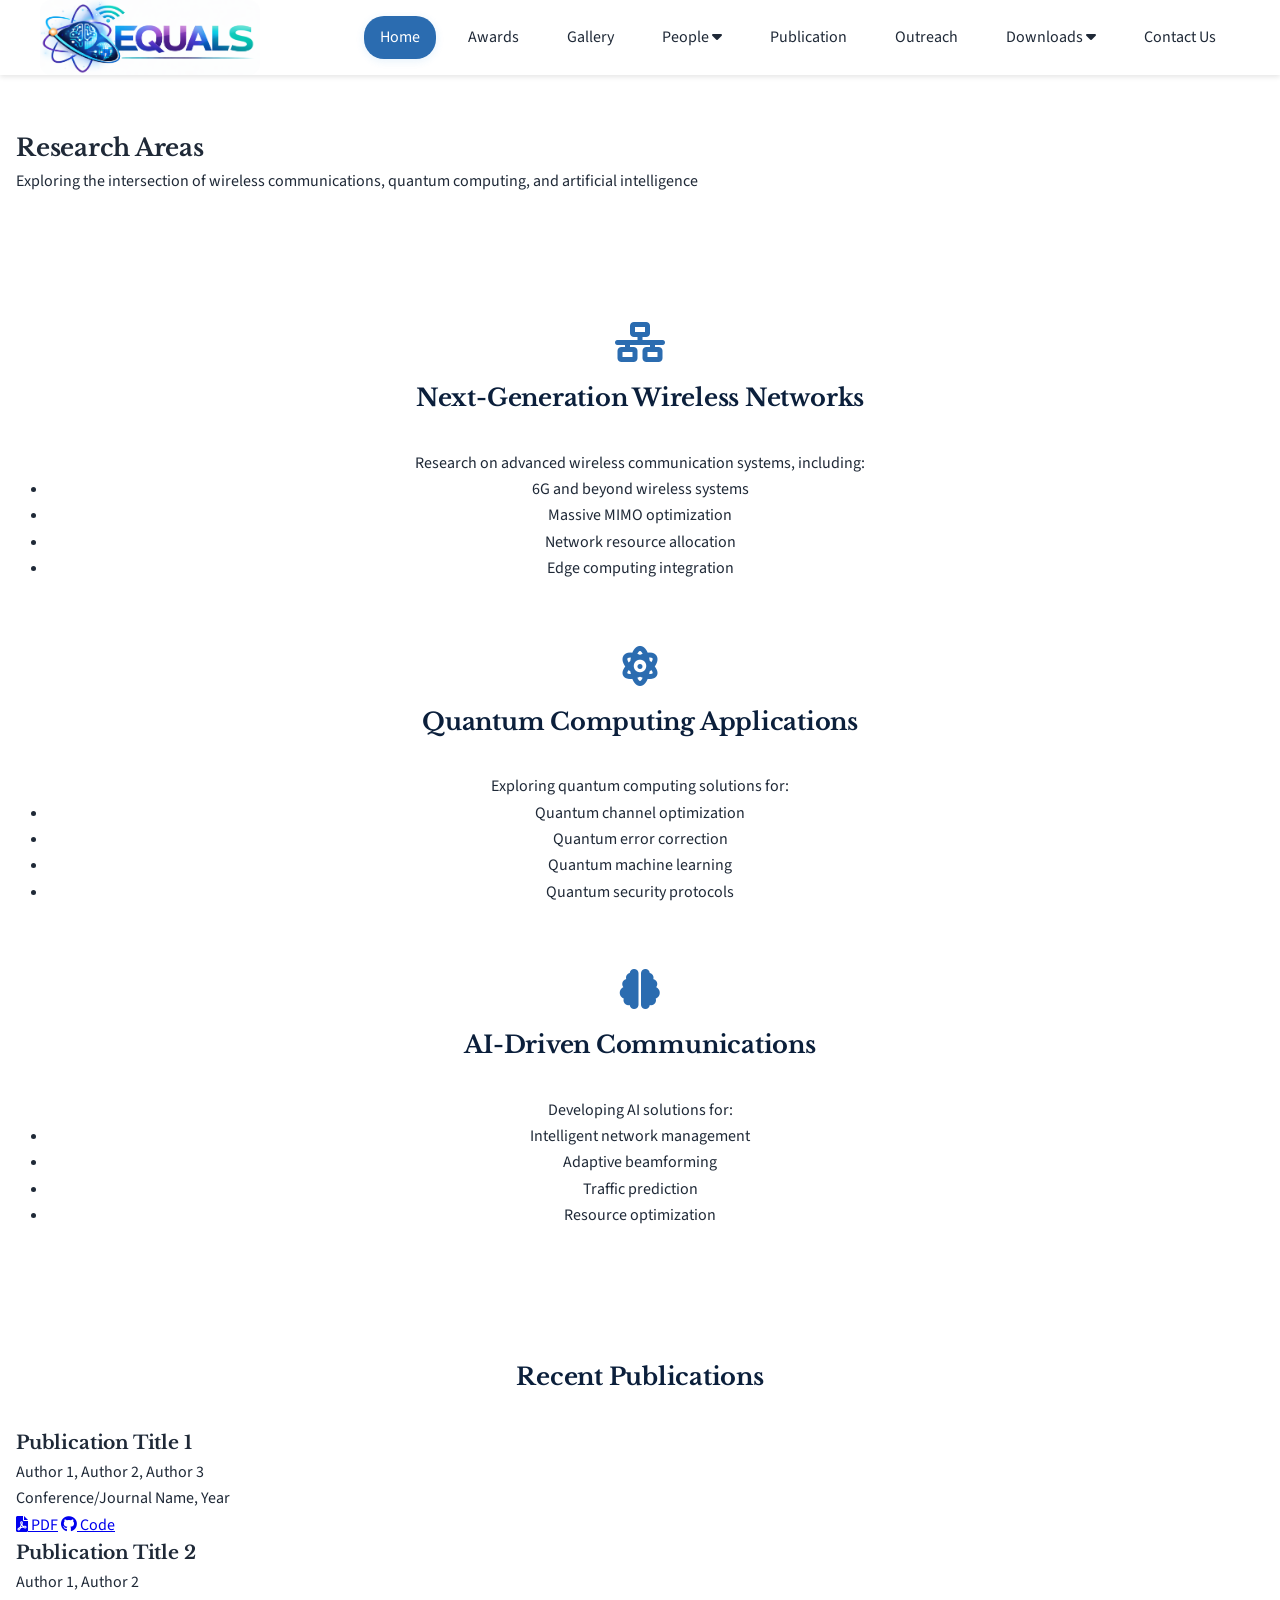
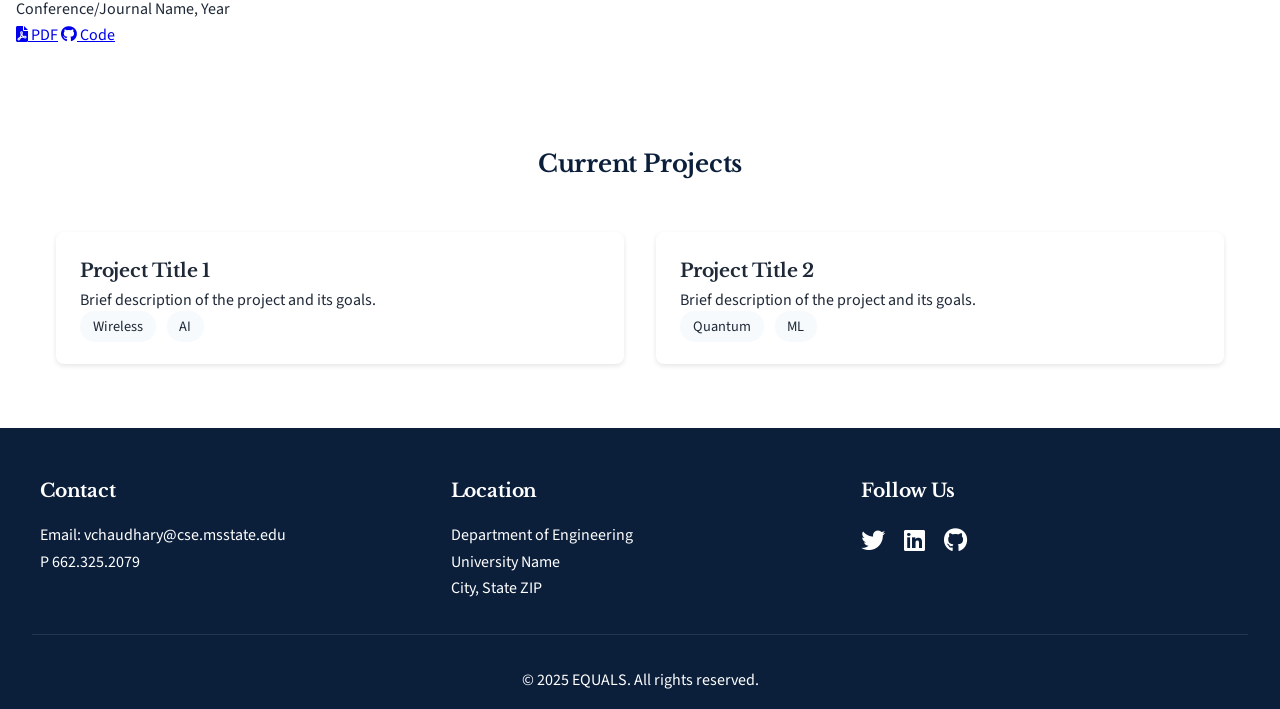
<file: research.html>
<!DOCTYPE html>
<html lang="en">
<head>
    <meta charset="UTF-8">
    <meta name="viewport" content="width=device-width, initial-scale=1.0">
    <title>EQUALS - Research</title>
    <link rel="stylesheet" href="css/style.css">
    <link rel="stylesheet" href="https://cdnjs.cloudflare.com/ajax/libs/font-awesome/6.0.0/css/all.min.css">
</head>
<body>
    <header>
        <nav>
            <div class="logo">
                <a href="index.html" aria-label="EQUALS Lab home">
                    <img src="assets/logo.png" alt="EQUALS Lab logo" class="logo-img">
                    <!-- <h1>EQUALS Lab</h1> -->
                </a>
            </div>
            <ul class="nav-links">
            <li><a href="index.html" data-nav="home">Home</a></li>
<!-- 
            <li class="dropdown">
                <a href="index.html#about">About Us <i class="fas fa-caret-down"></i></a>
                <ul class="dropdown-menu">
                <li><a href="#" data-nav="awards">Awards</a></li>
                <li><a href="gallery.html" data-nav="gallery">Gallery</a></li>
                </ul>
            </li> -->
            <li><a href="#" data-nav="awards">Awards</a></li>
            <li><a href="gallery.html" data-nav="gallery">Gallery</a></li>
            <li class="dropdown">
                <a href="javascript:void(0)" data-nav="people">People <i class="fas fa-caret-down"></i></a>
                <ul class="dropdown-menu">
                <li><a href="lab-director.html" data-nav="lab-director">Lab Director</a></li>
                <li><a href="phd-students.html#phd-students">PhD Students</a></li>
                <li><a href="ms-students.html#ms-students">MS Students</a></li>
                <li><a href="visitors.html#visitors">Visitors</a></li>
                </ul>
            </li>

            <li><a href="publication.html" data-nav="publication">Publication</a></li>
            <li><a href="#" data-nav="outreach">Outreach</a></li>

            <li class="dropdown">
                <a href="javascript:void(0)" data-nav="downloads">Downloads <i class="fas fa-caret-down"></i></a>
                <ul class="dropdown-menu">
                <li><a href="#">Source code</a></li>
                <li><a href="#">Datasets</a></li>
                </ul>
            </li>

            <li><a href="contact.html" data-nav="contact">Contact Us</a></li>
            </ul>
            <div class="hamburger">
                <span></span>
                <span></span>
                <span></span>
            </div>
        </nav>
    </header>

    <main>
        <section class="research-header">
            <h1>Research Areas</h1>
            <p>Exploring the intersection of wireless communications, quantum computing, and artificial intelligence</p>
        </section>

        <section class="research-areas">
            <div class="research-grid">
                <div class="research-area">
                    <i class="fas fa-network-wired"></i>
                    <h2>Next-Generation Wireless Networks</h2>
                    <p>Research on advanced wireless communication systems, including:</p>
                    <ul>
                        <li>6G and beyond wireless systems</li>
                        <li>Massive MIMO optimization</li>
                        <li>Network resource allocation</li>
                        <li>Edge computing integration</li>
                    </ul>
                </div>

                <div class="research-area">
                    <i class="fas fa-atom"></i>
                    <h2>Quantum Computing Applications</h2>
                    <p>Exploring quantum computing solutions for:</p>
                    <ul>
                        <li>Quantum channel optimization</li>
                        <li>Quantum error correction</li>
                        <li>Quantum machine learning</li>
                        <li>Quantum security protocols</li>
                    </ul>
                </div>

                <div class="research-area">
                    <i class="fas fa-brain"></i>
                    <h2>AI-Driven Communications</h2>
                    <p>Developing AI solutions for:</p>
                    <ul>
                        <li>Intelligent network management</li>
                        <li>Adaptive beamforming</li>
                        <li>Traffic prediction</li>
                        <li>Resource optimization</li>
                    </ul>
                </div>
            </div>
        </section>

        <section class="publications">
            <h2>Recent Publications</h2>
            <div class="publication-list">
                <!-- Example publication entries - Update with actual publications -->
                <div class="publication">
                    <h3>Publication Title 1</h3>
                    <p class="authors">Author 1, Author 2, Author 3</p>
                    <p class="venue">Conference/Journal Name, Year</p>
                    <div class="publication-links">
                        <a href="#" class="paper-link"><i class="fas fa-file-pdf"></i> PDF</a>
                        <a href="#" class="code-link"><i class="fab fa-github"></i> Code</a>
                    </div>
                </div>

                <div class="publication">
                    <h3>Publication Title 2</h3>
                    <p class="authors">Author 1, Author 2</p>
                    <p class="venue">Conference/Journal Name, Year</p>
                    <div class="publication-links">
                        <a href="#" class="paper-link"><i class="fas fa-file-pdf"></i> PDF</a>
                        <a href="#" class="code-link"><i class="fab fa-github"></i> Code</a>
                    </div>
                </div>
            </div>
        </section>

        <section class="projects">
            <h2>Current Projects</h2>
            <div class="project-grid">
                <!-- Example project cards - Update with actual projects -->
                <div class="project-card">
                    <h3>Project Title 1</h3>
                    <p>Brief description of the project and its goals.</p>
                    <div class="project-tags">
                        <span class="tag">Wireless</span>
                        <span class="tag">AI</span>
                    </div>
                </div>

                <div class="project-card">
                    <h3>Project Title 2</h3>
                    <p>Brief description of the project and its goals.</p>
                    <div class="project-tags">
                        <span class="tag">Quantum</span>
                        <span class="tag">ML</span>
                    </div>
                </div>
            </div>
        </section>
    </main>

    <footer>
        <div class="footer-content">
            <div class="footer-section">
                <h3>Contact</h3>
                <p>Email: vchaudhary@cse.msstate.edu</p>
                <p>P 662.325.2079</p>
            </div>
            <div class="footer-section">
                <h3>Location</h3>
                <p>Department of Engineering</p>
                <p>University Name</p>
                <p>City, State ZIP</p>
            </div>
            <div class="footer-section">
                <h3>Follow Us</h3>
                <div class="social-links">
                    <a href="#"><i class="fab fa-twitter"></i></a>
                    <a href="#"><i class="fab fa-linkedin"></i></a>
                    <a href="#"><i class="fab fa-github"></i></a>
                </div>
            </div>
        </div>
        <div class="footer-bottom">
            <p>&copy; 2025 EQUALS. All rights reserved.</p>
        </div>
    </footer>

    <script src="js/main.js"></script>
</body>
</html>
</file>
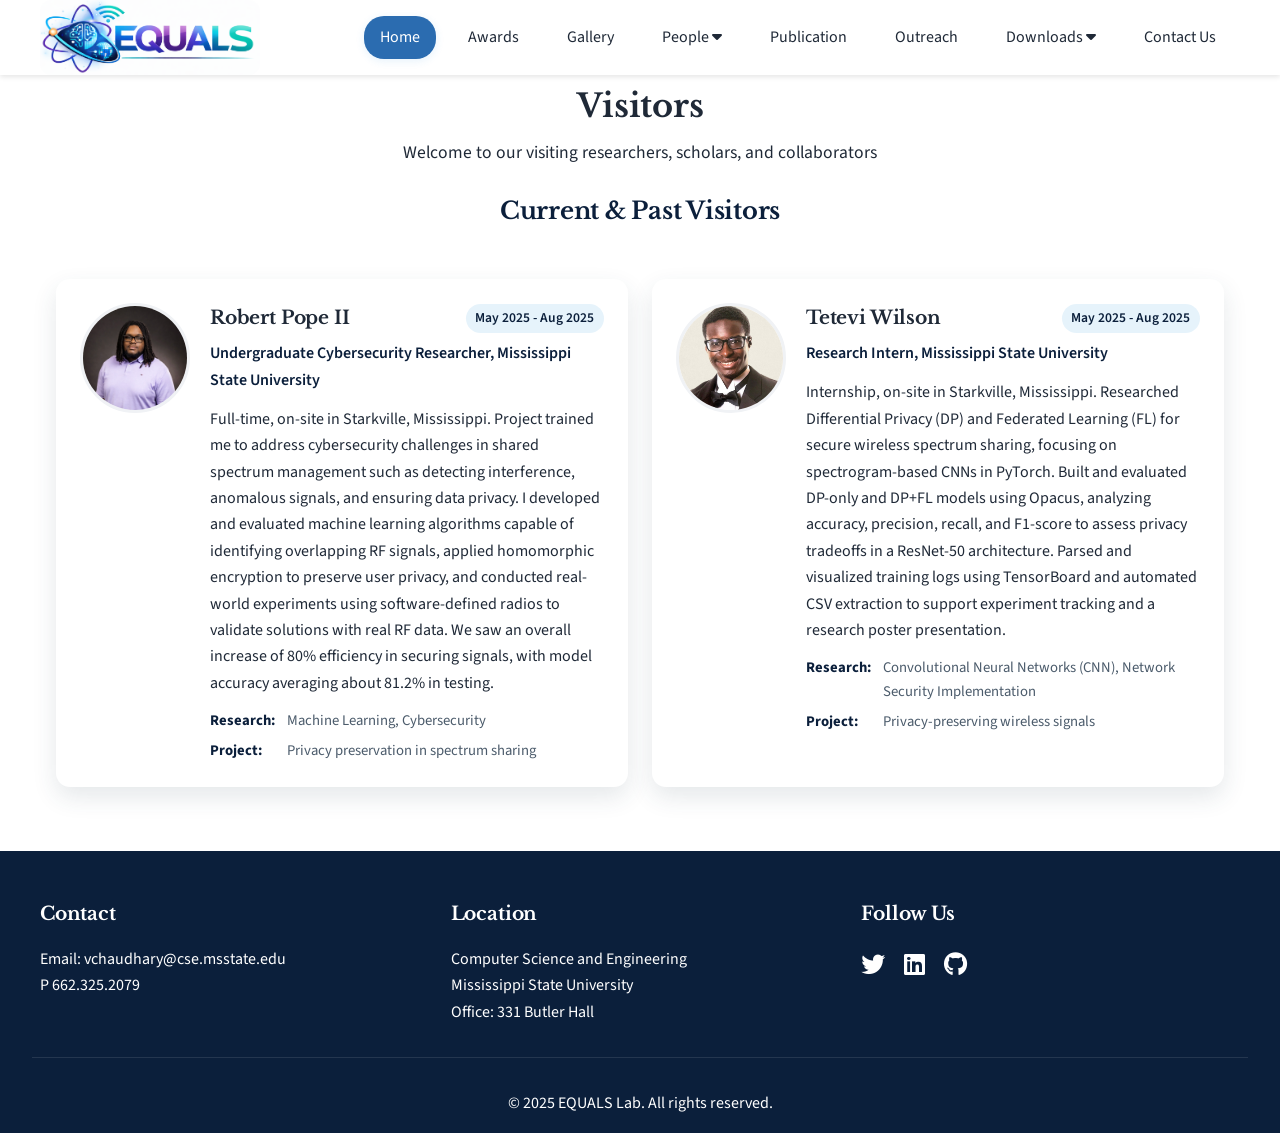
<file: visitors.html>
<!DOCTYPE html>
<html lang="en">
<head>
    <meta charset="UTF-8">
    <meta name="viewport" content="width=device-width, initial-scale=1.0">
    <title>EQUALS - Visitors</title>
    <link rel="stylesheet" href="css/style.css">
    <link rel="stylesheet" href="https://cdnjs.cloudflare.com/ajax/libs/font-awesome/6.0.0/css/all.min.css">
</head>
<body>
    <header>
        <nav>
            <div class="logo">
                <a href="index.html" aria-label="EQUALS home">
                    <img src="assets/logo.png" alt="EQUALS logo" class="logo-img">
                    <!-- <h1>EQUALS</h1> -->
                </a>
            </div>
            <ul class="nav-links">
            <li><a href="index.html" data-nav="home">Home</a></li>
            <li><a href="#" data-nav="awards">Awards</a></li>
            <li><a href="gallery.html" data-nav="gallery">Gallery</a></li>
            <li class="dropdown">
                <a href="javascript:void(0)" data-nav="people" class="active">People <i class="fas fa-caret-down"></i></a>
                <ul class="dropdown-menu">
                <li><a href="lab-director.html" data-nav="lab-director">Lab Director</a></li>
                <li><a href="phd-students.html#phd-students">PhD Students</a></li>
                <li><a href="ms-students.html#ms-students">MS Students</a></li>
                <li><a href="visitors.html#visitors">Visitors</a></li>
                </ul>
            </li>

            <li><a href="publication.html" data-nav="publication">Publication</a></li>
            <li><a href="#" data-nav="outreach">Outreach</a></li>

            <li class="dropdown">
                <a href="javascript:void(0)" data-nav="downloads">Downloads <i class="fas fa-caret-down"></i></a>
                <ul class="dropdown-menu">
                <li><a href="#">Source code</a></li>
                <li><a href="#">Datasets</a></li>
                </ul>
            </li>

            <li><a href="contact.html" data-nav="contact">Contact Us</a></li>
            </ul>
            <div class="hamburger">
                <span></span>
                <span></span>
                <span></span>
            </div>
        </nav>
    </header>

    <main>
        <section class="team-header" style="text-align: center; margin: 0;">
            <h1>Visitors</h1>
            <p>Welcome to our visiting researchers, scholars, and collaborators</p>
        </section>

        <section class="team-members" id="visitors">
            <h2>Current & Past Visitors</h2>
            <div class="member-grid">
                <!-- Content loaded from data/people.json via content-loader.js -->
            </div>
        </section>
    </main>

    <footer>
        <div class="footer-content">
            <div class="footer-section">
                <h3>Contact</h3>
                <p>Email: vchaudhary@cse.msstate.edu</p>
                <p>P 662.325.2079</p>
            </div>
            <div class="footer-section">
                <h3>Location</h3>
                <p>Computer Science and Engineering</p>
                <p>Mississippi State University</p>
                <p>Office: 331 Butler Hall</p>
            </div>
            <div class="footer-section">
                <h3>Follow Us</h3>
                <div class="social-links">
                    <a href="#"><i class="fab fa-twitter"></i></a>
                    <a href="#"><i class="fab fa-linkedin"></i></a>
                    <a href="https://github.com/WIQ-AI"><i class="fab fa-github"></i></a>
                </div>
            </div>
        </div>
        <div class="footer-bottom">
            <p>&copy; 2025 EQUALS Lab. All rights reserved.</p>
        </div>
    </footer>

    <script src="js/main.js"></script>
    <script src="js/content-loader.js"></script>
</body>
</html>
</file>
<file: css/style.css>
/* Global Styles */
@import url('https://fonts.googleapis.com/css2?family=Libre+Baskerville:wght@400;700&family=Source+Sans+3:wght@400;500;600;700&display=swap');

:root {
    --primary-color: #0B1F3B;
    --secondary-color: #2B6CB0;
    --accent-color: #00B4D8;
    --text-color: #1F2937;
    --light-bg: #F7FAFC;
    --white: #ffffff;
    --font-body: "Source Sans 3", "Segoe UI", sans-serif;
    --font-heading: "Libre Baskerville", "Times New Roman", serif;
}

* {
    margin: 0;
    padding: 0;
    box-sizing: border-box;
}

body {
    font-family: var(--font-body);
    line-height: 1.65;
    color: var(--text-color);
}

h1, h2, h3, h4 {
    font-family: var(--font-heading);
    letter-spacing: -0.01em;
}

img {
    max-width: 100%;
    height: auto;
}

/* Header and Navigation */
header {
    background-color: var(--white);
    box-shadow: 0 2px 5px rgba(0,0,0,0.1);
    position: fixed;
    width: 100%;
    top: 0;
    z-index: 1000;
    min-height: 6px;
    transition: min-height 0.25s cubic-bezier(.4,0,.2,1), box-shadow 0.25s;
}

header.header-small {
    min-height: 28px;
    box-shadow: 0 1px 2px rgba(0,0,0,0.08);
}

nav {
    display: flex;
    justify-content: space-between;
    align-items: center;
    padding: 0;
    max-width: 1200px;
    margin: 0 auto;
    transition: padding 0.25s cubic-bezier(.4,0,.2,1), height 0.25s;
}

header.header-small nav {
    padding: 0.1rem 2%;
}

.logo h1 {
    font-size: 0.2rem;
    margin-left: 0.02rem;
    transition: font-size 0.25s;
}

.logo-img {
    max-width: 4px;
    height: 4px;
    transition: max-width 0.25s, height 0.25s;
}

header.header-small .logo-img {
    max-width: 18px;
    height: 18px;
}

.nav-links {
    display: flex;
    list-style: none;
}

.nav-links li a {
    text-decoration: none;
    color: var(--text-color);
    padding: 0.5rem 1rem;
    margin: 0 0.5rem;
    transition: color 0.3s ease, background 0.3s, box-shadow 0.3s;
    border-radius: 20px;
    display: inline-block;
}

.nav-links li a:hover,
.nav-links li a.active {
    color: #fff;
    background: var(--secondary-color);
    box-shadow: 0 2px 8px rgba(52,152,219,0.12);
    border-radius: 20px;
}

.nav-links.active {
    display: flex;
}

/* Dropdown menu styles */
.dropdown {
    position: relative;
}
.dropdown-menu {
    display: none;
    position: absolute;
    left: 0;
    top: 100%;
    background: #fff;
    min-width: 180px;
    box-shadow: 0 4px 16px rgba(44,62,80,0.10);
    border-radius: 8px;
    padding: 0.5rem 0;
    z-index: 100;
}
.dropdown-menu li {
    width: 100%;
    list-style: none;
}
.dropdown-menu li a {
    display: block;
    padding: 0.5rem 1.2rem;
    color: var(--text-color);
    background: none;
    border-radius: 0;
    margin: 0;
    font-weight: 400;
    border: none;
    box-shadow: none;
    transition: background 0.2s, color 0.2s;
}
.dropdown-menu li a:hover {
    background: var(--secondary-color);
    color: #fff;
}
.dropdown:hover > .dropdown-menu {
    display: block;
}

/* Main Content */
main {
    padding-top: 80px;
    min-height: calc(100vh - 300px);
}

/* Hero Section */
.hero {
    --hero-image: url('../assets/gallery/banner3.jpg');
    /* adjust overlay: slightly darker to reduce banner brightness while keeping text readable */
    background-image: linear-gradient(rgba(12, 22, 38, 0.45), rgba(12, 22, 38, 0.22)), var(--hero-image);
    background-size: cover;
    background-position: center 12%;
    background-blend-mode: overlay;
    color: var(--white);
    padding: 1rem 2rem;
    text-align: center;
    min-height: 480px;
    display: flex;
    align-items: center;
    position: relative;
}

.hero-content {
    max-width: 1500px;
    margin: 0 auto;
    text-shadow: 0 6px 22px rgba(0,0,0,0.45);
    position: relative;
    z-index: 2;
}

.hero::before {
    /* extra overlay to fade the banner a bit more */
    content: '';
    position: absolute;
    inset: 0;
    background: rgba(0,0,0,0.30);
    z-index: 1;
    pointer-events: none;
}

.hero-content h1 {
    font-size: 2.5rem;
    margin-bottom: 1rem;
}

.hero-carousel-controls {
    position: absolute;
    inset: auto 2rem 1.5rem 2rem;
    display: grid;
    grid-template-columns: auto 1fr auto;
    align-items: center;
    gap: 1rem;
    z-index: 3;
}

.hero-control {
    width: 40px;
    height: 40px;
    border-radius: 50%;
    border: 1px solid rgba(255,255,255,0.6);
    background: rgba(15, 23, 42, 0.45);
    color: #fff;
    font-size: 1.1rem;
    cursor: pointer;
    display: inline-flex;
    align-items: center;
    justify-content: center;
    transition: background 0.2s ease, transform 0.2s ease;
}

.hero-control:hover {
    background: rgba(15, 23, 42, 0.7);
    transform: translateY(-1px);
}

.hero-dots {
    display: flex;
    justify-content: center;
    gap: 0.5rem;
}

.hero-dot {
    width: 10px;
    height: 10px;
    border-radius: 999px;
    border: 1px solid rgba(255,255,255,0.7);
    background: rgba(255,255,255,0.25);
    cursor: pointer;
    transition: transform 0.2s ease, background 0.2s ease;
}

.hero-dot.active {
    background: #fff;
    transform: scale(1.2);
}

/* Sections */
section {
    padding: 3rem 1.5rem;
}

/* Announcements / News */
.announcements-section {
  background: #fff;
  padding: 2.5rem 1rem;
}

.announcements-title {
  font-size: 2.4rem;
  font-weight: 700;
  color: #0b4b8a;        /* blue like screenshot */
  margin: 0 0 1rem 0;
  text-align: left;      /* left aligned like screenshot */
}

.announcements-list {
  list-style: disc;
  padding-left: 1.5rem;  /* bullet indent */
  margin: 0;
}

.announcements-list li {
  font-size: 1rem;
  line-height: 1.7;
  color: #111827;
  margin: 0.35rem 0;
}

.news-date {
  font-weight: 700;      /* bold date */
  color: #111827;
}

.announcements-list a {
  color: #1d4ed8;
  text-decoration: underline;
}


/* Modal preview overlay for embedded content */
.embed-modal {
    position: fixed;
    inset: 0;
    display: none;
    align-items: center;
    justify-content: center;
    background: rgba(2,6,23,0.6);
    z-index: 2000;
    padding: 2rem;
}

.embed-modal.open {
    display: flex;
}

.embed-modal .embed-box {
    width: 100%;
    max-width: 1000px;
    background: var(--white);
    border-radius: 8px;
    overflow: hidden;
    box-shadow: 0 12px 40px rgba(2,6,23,0.4);
}

.embed-modal iframe {
    width: 100%;
    height: auto;
    aspect-ratio: 16 / 9;
    min-height: 240px;
    border: 0;
}

.embed-modal .embed-header {
    display: flex;
    justify-content: space-between;
    align-items: center;
    padding: 0.6rem 1rem;
    background: #fafafa;
    border-bottom: 1px solid #eee;
}

.embed-modal .embed-header .embed-title { font-weight: 600; }
.embed-modal .embed-close {
    background: transparent;
    border: 0;
    font-size: 1.1rem;
    cursor: pointer;
}

@media (max-width: 768px) {
    .embed-modal iframe { height: 420px; }
}

section h2 {
    text-align: center;
    margin-top: 0;
    margin-bottom: 2rem;
    color: var(--primary-color);
}

.team-members h2 {
    margin-top: -1.5rem;
}

/* Cards */
.highlight-grid,
.project-grid {
    display: grid;
    grid-template-columns: repeat(auto-fit, minmax(250px, 1fr));
    gap: 2rem;
    padding: 1rem;
    max-width: 1200px;
    margin: 0 auto;
}

.member-grid {
    display: flex;
    flex-direction: column;
    gap: 2rem;
    padding: 1rem;
    max-width: 1200px;
    margin: 0 auto;
}

.highlight-card,
.member-card,
.project-card {
    background: var(--white);
    padding: 1.5rem;
    border-radius: 8px;
    box-shadow: 0 2px 5px rgba(0,0,0,0.1);
    transition: transform 0.3s ease;
}

.highlight-card:hover,
.member-card:hover,
.project-card:hover {
    transform: translateY(-5px);
}

/* Team Page */

/* Example selector for team member image centering */
/* Center team member images in their box */
.team-member img,
.member img {
    display: block;
    margin-left: auto;
    margin-right: auto;
    max-width: 120px;
    border-radius: 50%;
}

.member-card {
    display: flex;
    flex-direction: row;
    align-items: flex-start;
    gap: 1.5rem;
    text-align: left;
}

.member-image {
    flex-shrink: 0;
}

.member-image img {
    width: 180px;
    height: 180px;
    border-radius: 12px;
    object-fit: cover;
    margin-bottom: 0;
}

.member-info {
    text-align: left;
    flex: 1;
}

.member-desc {
    text-align: left;
    line-height: 1.6;
    margin: 1rem 0;
    font-size: 0.95rem;
    color: var(--text-color);
    overflow-wrap: anywhere;
}

.member-links a {
    color: var(--primary-color);
    margin: 0 0.5rem;
    font-size: 1.2rem;
    transition: color 0.3s ease;
}

.member-links a:hover {
    color: var(--secondary-color);
}

/* Team header sizing */
.team-header {
    padding: 0 1rem;
}

.team-header h1 {
    font-size: clamp(1.6rem, 2.5vw, 2.4rem);
}

.team-header p {
    font-size: clamp(0.95rem, 1.6vw, 1.1rem);
    max-width: 760px;
    margin: 0.35rem auto 0;
}

/* Visitors Page */
#visitors .member-grid {
    display: grid;
    grid-template-columns: repeat(auto-fit, minmax(280px, 1fr));
    gap: 1.5rem;
}

.visitor-card {
    background: var(--white);
    padding: 1.5rem;
    border-radius: 14px;
    box-shadow: 0 10px 24px rgba(44, 62, 80, 0.12);
    display: flex;
    gap: 1.25rem;
    align-items: flex-start;
}

.visitor-photo img {
    width: 110px;
    height: 110px;
    border-radius: 50%;
    object-fit: cover;
    border: 3px solid #f0f2f5;
}

.visitor-info {
    flex: 1;
}

.visitor-header {
    display: flex;
    align-items: center;
    justify-content: space-between;
    gap: 1rem;
    flex-wrap: wrap;
}

.visitor-period {
    background: rgba(52, 152, 219, 0.12);
    color: var(--primary-color);
    padding: 0.2rem 0.6rem;
    border-radius: 999px;
    font-size: 0.85rem;
    font-weight: 600;
}

.visitor-role {
    margin: 0.4rem 0 0.8rem;
    font-weight: 600;
    color: var(--primary-color);
}

.visitor-desc {
    margin-bottom: 0.8rem;
    color: var(--text-color);
    overflow-wrap: anywhere;
}

.visitor-focus {
    display: grid;
    grid-template-columns: auto 1fr;
    gap: 0.35rem 0.75rem;
    font-size: 0.92rem;
    color: #4b5b6b;
}

.visitor-label {
    font-weight: 700;
    color: var(--primary-color);
}

@media (max-width: 768px) {
    .visitor-card {
        flex-direction: column;
        align-items: center;
        text-align: left;
    }

    .visitor-photo img {
        width: 130px;
        height: 130px;
    }

    .visitor-info {
        width: 100%;
    }
}

@media (max-width: 520px) {
    .member-card,
    .visitor-card {
        padding: 1rem;
    }

    .member-image img {
        width: 120px;
        height: 120px;
    }

    .visitor-focus {
        grid-template-columns: 1fr;
    }
}

/* Research Page */
.research-area {
    text-align: center;
    padding: 2rem;
}

.research-area i {
    font-size: 2.5rem;
    color: var(--secondary-color);
    margin-bottom: 1rem;
}

/* Datasets Page */
.dataset-card {
    background: var(--white);
    padding: 2rem;
    border-radius: 8px;
    box-shadow: 0 2px 5px rgba(0,0,0,0.1);
    margin-bottom: 2rem;
}

.dataset-meta {
    display: flex;
    gap: 1rem;
    flex-wrap: wrap;
    margin: 1rem 0;
}

.tag {
    background: var(--light-bg);
    padding: 0.3rem 0.8rem;
    border-radius: 15px;
    font-size: 0.9rem;
    margin-right: 0.5rem;
}

/* Contact Page */
.contact-content {
    display: grid;
    grid-template-columns: 1fr 1fr;
    gap: 2rem;
    max-width: 1200px;
    margin: 0 auto;
    padding: 1.5rem;
}

.contact-left {
    display: grid;
    gap: 2rem;
}

.contact-map {
    display: grid;
    align-content: start;
    gap: 0.75rem;
}

.contact-form {
    background: var(--white);
    padding: 2rem;
    border-radius: 8px;
    box-shadow: 0 2px 5px rgba(0,0,0,0.1);
}

.form-group {
    margin-bottom: 1.5rem;
}

.form-group label {
    display: block;
    margin-bottom: 0.5rem;
}

.form-group input,
.form-group textarea {
    width: 100%;
    padding: 0.8rem;
    border: 1px solid #ddd;
    border-radius: 4px;
}

.submit-btn {
    background: var(--secondary-color);
    color: var(--white);
    padding: 0.8rem 2rem;
    border: none;
    border-radius: 4px;
    cursor: pointer;
    transition: background-color 0.3s ease;
}

.submit-btn:hover {
    background-color: #2980b9;
}

.contact-header {
    text-align: center;
    margin: 1.5rem 0 1rem;
}

.map-section {
    padding: 1.5rem 0 2rem;
    background: #ffffff;
}

.map-header {
    max-width: 1200px;
    margin: 0 auto 0.75rem;
    padding: 0 1rem;
    text-align: left;
}

.map-header h2 {
    text-align: left;
    margin-bottom: 0.25rem;
}

.map-header p {
    color: #6b7c93;
    margin: 0;
}

.map-container {
    max-width: 1200px;
    margin: 0 auto;
    padding: 0 1rem;
}

.map-container iframe {
    width: 100%;
    height: 260px;
    border-radius: 12px;
    box-shadow: 0 6px 18px rgba(44,62,80,0.12);
    display: block;
}

.contact-map .map-header,
.contact-map .map-container {
    max-width: none;
    margin: 0;
    padding: 0;
}

@media (max-width: 900px) {
    .contact-content {
        grid-template-columns: 1fr;
    }
}

/* Footer */
footer {
    background: var(--primary-color);
    color: var(--white);
    padding: 3rem 2rem 1rem;
}

.footer-content {
    display: grid;
    grid-template-columns: repeat(auto-fit, minmax(250px, 1fr));
    gap: 2rem;
    max-width: 1200px;
    margin: 0 auto;
}

.footer-section h3 {
    margin-bottom: 1rem;
}

.social-links a {
    color: var(--white);
    margin-right: 1rem;
    font-size: 1.5rem;
    transition: color 0.3s ease;
}

.social-links a:hover {
    color: var(--secondary-color);
}

.footer-bottom {
    text-align: center;
    margin-top: 2rem;
    padding-top: 2rem;
    border-top: 1px solid rgba(255,255,255,0.1);
}

/* Responsive Design */
.hamburger {
    display: none;
    flex-direction: column;
    cursor: pointer;
}

.hamburger span {
    width: 25px;
    height: 3px;
    background: var(--primary-color);
    margin: 2px;
    transition: 0.3s;
}

@media (max-width: 768px) {
    nav {
        padding: 0;
    }
    .logo-img {
        max-width: 14px;
        height: 14px;
    }
    .logo h1 {
        font-size: 0.6rem;
    }

    .nav-links {
        display: flex;
        position: fixed;
        top: 0;
        right: 0;
        height: 100vh;
        width: min(82vw, 320px);
        background: var(--white);
        flex-direction: column;
        text-align: left;
        padding: 70px 1.25rem 1.25rem;
        box-shadow: -4px 0 18px rgba(0,0,0,0.12);
        transform: translateX(105%);
        transition: transform 0.3s ease;
        overflow-y: auto;
        z-index: 1200;
        pointer-events: none;
    }

    .nav-links.active {
        transform: translateX(0);
        pointer-events: auto;
    }

    .nav-links li {
        margin: 1rem 0;
    }

    .hamburger {
        display: flex;
    }

    .contact-content {
        grid-template-columns: 1fr;
    }
}

@media (max-width: 768px) {
    body.nav-open {
        overflow: hidden;
    }
}

/* Logo styling */
.logo a {
    display: flex;
    align-items: center;
    gap: 0.75rem;
    text-decoration: none;
}

.logo-img {
    width: 36px; /* smaller logo for compact header */
    height: 36px;
    object-fit: contain;
}

/* Lab Director section */
.lab-director {
    background: linear-gradient(180deg, #ffffff, #fbfbfd);
    padding: 3rem 2rem;
    border-bottom: 1px solid rgba(44,62,80,0.04);
}

.lab-director .director-inner {
    max-width: 1100px;
    margin: 0 auto;
    display: grid;
    grid-template-columns: 220px 1fr;
    gap: 2rem;
    align-items: center;
}

.director-image img {
    width: 220px;
    height: 220px;
    border-radius: 12px;
    object-fit: cover;
    box-shadow: 0 6px 18px rgba(44,62,80,0.08);
}

.director-info h2 {
    margin-bottom: 0.25rem;
    color: var(--primary-color);
}


.director-title {
    color: #6b7c93;
    margin-bottom: 0.75rem;
}

.director-bio {
    margin-bottom: 0.75rem;
}

.director-links a {
    display: inline-block;
    margin-right: 1rem;
    color: var(--primary-color);
    text-decoration: none;
}

.project-line{
  grid-column: 1 / -1;
  margin-top: 1rem;
}


@media (max-width: 900px) {
    .lab-director .director-inner {
        grid-template-columns: 1fr;
        text-align: center;
    }

    .director-image img {
        margin: 0 auto;
    }

    .lab-director .director-info {
        text-align: left;
    }

    .lab-director .director-info h3,
    .lab-director .research-areas {
        text-align: left;
    }

    .lab-director .research-areas {
        margin-left: 1.1rem;
    }

    .lab-director .project-line {
        text-align: left;
    }
}

/* Contact section */

/* Lab Director Contact Section */
.director-contact-home {
    background: #ffffff;
    padding: 2rem 1rem;
    border-bottom: 1px solid rgba(44,62,80,0.06);
}

.director-contact-home .contact-inner {
    max-width: 1100px;
    margin: 0 auto;
}

.director-contact-home .contact-heading {
    color: #3498db; /* dark blue from your site */
    margin: 0.4rem 0;
    font-size: 1.4rem;
    display: flex;
    align-items: center;
    gap: 0.5rem;
}

.director-contact-home .contact-item {
    margin: 0.4rem 0;
    font-size: 1rem;
    color: #6b7c93;
    display: flex;
    align-items: center;
    gap: 0.5rem;
}

.director-contact-home a {
    color: #e67e22;
    text-decoration: none;
    font-weight: 500;
}

.director-contact-home a:hover {
    text-decoration: underline;
}

.director-contact-home i {
    color: var(--secondary-color);
    font-size: 1rem;
}



/* Support / Sponsors section */
.support {
    background: linear-gradient(180deg, #ffffff, #f7f9fc);
    padding: 2.5rem 2rem;
}

.support-inner {
    max-width: 1100px;
    margin: 0 auto;
    display: grid;
    grid-template-columns: 140px 1fr;
    gap: 1.5rem;
    align-items: center;
}

.support-logo img {
    width: 140px;
    height: auto;
    display: block;
}

.support-info h2 {
    margin: 0 0 0.5rem 0;
    color: var(--primary-color);
}

.support-link {
    display: inline-block;
    margin-top: 0.5rem;
    background: var(--secondary-color);
    color: #fff;
    padding: 0.45rem 0.9rem;
    border-radius: 6px;
    text-decoration: none;
}

@media (max-width: 700px) {
    .support-inner { grid-template-columns: 1fr; text-align: center; }
    .support-logo img { margin: 0 auto; }
}

/* Logos-only variant */
.support.logos-only .support-inner {
    grid-template-columns: repeat(auto-fit, minmax(120px, 1fr));
    gap: 0.5rem;
    align-items: center;
    justify-items: center;
    max-width: 400px;
}

.support.logos-only .support-logo img {
    width: 140px;
    height: auto;
    display: block;
}

/* Responsive Enhancements */
/* Make common images flexible and preserve aspect ratio */
.logo-img,
.support-logo img,
.director-image img,
.member-image img {
    display: block;
    width: 100%;
    max-width: 220px; /* default max, can be overridden by breakpoints */
    height: auto;
    object-fit: cover;
    border-radius: 12px;
}

/* Slightly smaller logo on narrow screens */
.logo h1 {
    font-size: 1.5rem;
}

/* Hero adjustments for various devices */
.hero {
    padding: 1rem 2rem;
    min-height: 480px;
}

.hero-content {
    padding: 0 1rem;
}

.hero-content h1 {
    font-size: 2.5rem; /* base */
}

/* Responsive embed modal: maintain 16:9 aspect ratio */
.embed-modal .embed-box {
    width: 100%;
    max-width: 1000px;
    padding: 0;
}

.embed-modal iframe {
    width: 100%;
    height: auto;
    aspect-ratio: 16 / 9;
    min-height: 240px;
}

/* Improve spacing for sections on small devices */
section {
    padding: 3rem 1rem;
}

/* Latest News (List/Grid) */
.news-list-section {
  padding: 4rem 2rem;
  background: var(--light-bg);
}

.news-list-section h2 {
  text-align: center;
  margin-bottom: 2rem;
  color: var(--primary-color);
}


/* Breakpoints */
@media (max-width: 1200px) {
    nav { padding: 1rem 4%; }
    .hero { padding: 3rem 1.5rem; }
    .highlight-grid,
    .member-grid,
    .project-grid { gap: 1.5rem; }
}

@media (max-width: 900px) {
    .hero-content h1 { font-size: 2rem; }
    .hero { min-height: 50vh; padding: 2.5rem 1rem; }
    .logo h1 { font-size: 1.25rem; }

    /* Director layout becomes single column (already handled) but ensure images center */
    .lab-director .director-inner { grid-template-columns: 1fr; text-align: center; }
    .lab-director .director-image { margin: 0 auto; }

    /* Member cards stack vertically on smaller screens */
    .member-card {
        flex-direction: column;
        align-items: center;
        text-align: center;
    }
    .member-image img {
        width: 150px;
        height: 150px;
    }
    .member-info {
        text-align: center;
    }
    .member-desc {
        text-align: center;
    }

    /* Make default max for director image slightly smaller on tablets */
    .director-image img { max-width: 220px; }
    .member-image img { max-width: 180px; }
}

@media (max-width: 600px) {
    .hero-content h1 { font-size: 1.6rem; }
    .hero p { font-size: 0.95rem; }
    .nav-links li a { padding: 0.75rem 1rem; display: block; }
    .hero-carousel-controls {
        inset: auto 1rem 1rem 1rem;
        grid-template-columns: auto 1fr auto;
    }

    /* Contact and support spacing */
    .contact-content { padding: 1rem; }
    .support-inner { padding: 1rem; }

    /* Cards and grids tighten up */
    .highlight-grid,
    .member-grid,
    .project-grid,
    .news-grid { gap: 1rem; }

    /* Footer spacing */
    footer { padding: 2rem 1rem; }

    /* Smaller director image on phones */
    .director-image img { max-width: 180px; }
    .member-image img { max-width: 140px; }
}

@media (max-width: 480px) {
    .hero-content h1 { font-size: 1.4rem; }
    .hero { padding: 2rem 0.75rem; }
    section { padding: 2rem 0.75rem; }
    .logo h1 { font-size: 1.1rem; }
}

/* Utility: container padding for consistent gutters */
.container {
    max-width: 1200px;
    margin: 0 auto;
    padding-left: 1rem;
    padding-right: 1rem;
}

/* Center team member images in their card/box */
.member-card img,
.member-image img {
    display: block;
    margin-left: auto;
    margin-right: auto;
}

/* Set background color of both .news-slider-section and .highlights to white for visual alignment */
.news-slider-section, .highlights {
    background: #fff;
}


/* ===== Lab Director Page ===== */

.pi-hero {
  background: linear-gradient(180deg, #ffffff, #fbfbfd);
  padding: 2.5rem 1rem;
  border-bottom: 1px solid rgba(44,62,80,0.06);
}
.pi-hero h1 {
  color: var(--primary-color);
  margin-bottom: 0.25rem;
}
.pi-hero p {
  color: #6b7c93;
  margin: 0;
}

/* 3-column layout: photo | intro | contact */
.pi-about {
  background: #ffffff;
  padding: 2.5rem 1rem;
}
.pi-grid {
  max-width: 1100px;
  margin: 0 auto;
  display: grid;
  grid-template-columns: 240px 1fr 320px;
  gap: 2rem;
  align-items: start;
}

.pi-photo img {
  width: 100%;
  max-width: 240px;
  height: auto;
  border-radius: 12px;
  object-fit: cover;
  box-shadow: 0 6px 18px rgba(44,62,80,0.08);
}

.pi-intro h2,
.pi-contact h2 {
  color: var(--primary-color);
  text-align: left; /* override your global section h2 centering */
  margin-bottom: 0.75rem;
}

.pi-name {
  font-weight: 700;
  color: var(--primary-color);
  margin: 0 0 0.5rem 0;
}

.pi-intro p {
  color: var(--text-color);
  margin: 0.75rem 0;
}

.pi-note {
  color: #6b7c93;
  font-size: 0.95rem;
}

/* Contact card (right column) */
.pi-contact {
  background: #ffffff;
  border: 1px solid rgba(44,62,80,0.08);
  border-radius: 12px;
  padding: 1rem;
  box-shadow: 0 6px 18px rgba(44,62,80,0.05);
}

.pi-contact-item {
  display: grid;
  grid-template-columns: 18px 1fr;
  gap: 0.75rem;
  align-items: start;
  padding: 0.65rem 0;
  border-top: 1px solid rgba(44,62,80,0.06);
}
.pi-contact-item:first-of-type {
  border-top: none;
}

.pi-contact-item i {
  color: var(--secondary-color);
  margin-top: 2px;
}

.pi-contact-label {
  font-size: 0.82rem;
  color: #6b7c93;
  margin-bottom: 0.15rem;
}

.pi-contact-value {
  color: var(--text-color);
  font-size: 0.98rem;
}

.pi-contact a {
  color: var(--secondary-color);
  text-decoration: none;
  font-weight: 600;
}
.pi-contact a:hover {
  text-decoration: underline;
}

/* Section cards for service items */
.pi-sections {
  background: var(--light-bg);
  padding: 2.5rem 1rem;
}

.pi-section-card {
  max-width: 1100px;
  margin: 0 auto 1rem auto;
  background: #ffffff;
  border: 1px solid rgba(44,62,80,0.06);
  border-radius: 12px;
  padding: 1.25rem 1.25rem;
  box-shadow: 0 4px 14px rgba(11,22,40,0.05);
}

.pi-section-card h2 {
  text-align: left; /* override global section h2 rule */
  margin-bottom: 0.75rem;
  color: var(--primary-color);
}

.pi-list {
  margin: 0;
  padding-left: 1.2rem;
  line-height: 1.7;
  color: var(--text-color);
}
.pi-list li {
  margin: 0.35rem 0;
}

/* Responsive */
@media (max-width: 1000px) {
  .pi-grid {
    grid-template-columns: 220px 1fr;
  }
  .pi-contact {
    grid-column: 1 / -1;
  }
}

@media (max-width: 700px) {
  .pi-grid {
    grid-template-columns: 1fr;
    gap: 1.25rem;
  }
  .pi-photo img {
    margin: 0 auto;
    max-width: 220px;
  }
}


/* ===== Publications with teaser images ===== */

.pub-hero {
  background: linear-gradient(180deg, #ffffff, #fbfbfd);
  padding: 2.5rem 1rem;
  border-bottom: 1px solid rgba(44,62,80,0.06);
}
.pub-hero h1 {
  color: var(--primary-color);
  margin-bottom: 0.25rem;
}
.pub-hero p {
  color: #6b7c93;
  margin: 0;
}

.pub-controls {
  background: #ffffff;
  padding: 1rem 1rem;
  border-bottom: 1px solid rgba(44,62,80,0.06);
}
.pub-controls-inner {
  max-width: 1100px;
}
.pub-filter-row {
  display: flex;
  align-items: center;
  gap: 0.75rem;
  flex-wrap: wrap;
}
.pub-search {
  padding: 0.55rem 0.8rem;
  border-radius: 10px;
  border: 1px solid rgba(44,62,80,0.12);
  min-width: 220px;
  flex: 1;
}
.pub-filter-label {
  color: var(--primary-color);
  font-weight: 600;
}
.pub-year-select {
  padding: 0.55rem 0.75rem;
  border-radius: 10px;
  border: 1px solid rgba(44,62,80,0.12);
  outline: none;
  min-width: 170px;
}
.pub-filter-meta {
  margin-top: 0.65rem;
  color: #6b7c93;
  font-size: 0.95rem;
}

.pub-featured {
  background: #ffffff;
  padding: 2rem 1rem 1rem;
  border-bottom: 1px solid rgba(44,62,80,0.06);
}
.pub-featured-inner {
  max-width: 1100px;
}
.pub-featured h2 {
  text-align: left;
  color: var(--primary-color);
  margin-bottom: 1rem;
}
.pub-featured-grid {
  display: grid;
  grid-template-columns: repeat(auto-fit, minmax(260px, 1fr));
  gap: 1rem;
}
.pub-featured-card {
  background: #ffffff;
  border: 1px solid rgba(44,62,80,0.08);
  border-radius: 14px;
  padding: 1rem;
  box-shadow: 0 8px 20px rgba(11,22,40,0.06);
  display: grid;
  gap: 0.75rem;
}
.pub-featured-media {
  width: 100%;
  height: 160px;
  border-radius: 12px;
  overflow: hidden;
  background: #0b1220;
  position: relative;
}
.pub-featured-trigger {
  border: 0;
  background: transparent;
  padding: 0;
  cursor: pointer;
}
.pub-featured-trigger .pub-featured-media {
  width: 100%;
}
.pub-featured-trigger .pub-play {
  position: absolute;
  inset: 0;
  display: grid;
  place-items: center;
  color: #fff;
  font-size: 1.6rem;
  background: rgba(11, 18, 32, 0.35);
}
.pub-featured-media img {
  width: 100%;
  height: 100%;
  object-fit: cover;
}
.pub-featured-title {
  font-size: 1.05rem;
  font-weight: 800;
  color: var(--primary-color);
  text-decoration: none;
}
.pub-featured-takeaway {
  color: #4b5563;
  font-size: 0.95rem;
}

.pub-listing {
  background: var(--light-bg);
  padding: 2rem 1rem 3rem;
}
.pub-listing-inner {
  max-width: 1100px;
}
.pub-year-group {
  margin-bottom: 1.5rem;
}
.pub-year-grid {
  display: grid;
  gap: 0.9rem;
}
.pub-year-header {
  font-size: 1.1rem;
  font-weight: 800;
  color: #0b4b8a;
  margin: 1.2rem 0 0.8rem;
  position: sticky;
  top: 92px;
  background: var(--light-bg);
  padding: 0.25rem 0;
  z-index: 5;
}
.pub-badges {
  display: flex;
  gap: 0.4rem;
  flex-wrap: wrap;
  margin-bottom: 0.4rem;
}
.pub-badge {
  font-size: 0.75rem;
  font-weight: 700;
  padding: 0.2rem 0.55rem;
  border-radius: 999px;
  background: rgba(52,152,219,0.12);
  color: var(--primary-color);
}
.pub-badge.highlight {
  background: rgba(231, 76, 60, 0.12);
  color: #b03a2e;
}
.pub-tags {
  display: flex;
  gap: 0.4rem;
  flex-wrap: wrap;
  margin: 0.35rem 0 0.6rem;
}
.pub-tag {
  background: #eef2f7;
  color: #445566;
  font-size: 0.75rem;
  padding: 0.2rem 0.5rem;
  border-radius: 999px;
}
.pub-metrics {
  font-size: 0.88rem;
  color: #5b6778;
  margin-bottom: 0.6rem;
}
.pub-empty {
  text-align: center;
  color: #6b7c93;
  padding: 1rem;
}

.pub-section {
  background: var(--light-bg);
  padding: 2rem 1rem;
}

.pub-grid {
  max-width: 1100px;
  display: grid;
  grid-template-columns: 1fr 1fr;
  gap: 1.25rem;
}

.pub-col-title {
  text-align: left;
  color: var(--primary-color);
  margin-bottom: 0.75rem;
}

.pub-year-title {
  color: #6b7c93;
  margin: 0.75rem 0 0.6rem;
  font-weight: 800;
}

/* Card with teaser + content */
.pub-card {
  display: grid;
  grid-template-columns: 120px 1fr;
  gap: 1rem;
  background: #ffffff;
  border: 1px solid rgba(44,62,80,0.06);
  border-radius: 12px;
  padding: 0.9rem;
  box-shadow: 0 4px 14px rgba(11,22,40,0.05);
  margin-bottom: 0.85rem;
  align-items: start;
}

.pub-teaser {
  width: 120px;
  height: 90px;
  border-radius: 10px;
  object-fit: cover;
  border: 1px solid rgba(44,62,80,0.06);
}

.pub-media-trigger {
  border: 0;
  background: transparent;
  padding: 0;
  cursor: pointer;
  width: 120px;
}
.pub-media-trigger .pub-teaser {
  width: 100%;
  height: 90px;
}
.pub-media-trigger .pub-play {
  position: absolute;
  inset: 0;
  display: grid;
  place-items: center;
  color: #fff;
  font-size: 1.3rem;
  background: rgba(11, 18, 32, 0.35);
}

.pub-teaser-wrap {
  position: relative;
  width: 120px;
  height: 90px;
}

.pub-body { min-width: 0; }

.pub-title {
  display: inline-block;
  font-weight: 800;
  color: var(--primary-color);
  text-decoration: none;
  margin-bottom: 0.35rem;
  line-height: 1.35;
}
.pub-title:hover {
  text-decoration: underline;
}

.pub-meta {
  color: #4b5563;
  margin-bottom: 0.35rem;
  font-size: 0.98rem;
}
.pub-venue {
  color: #6b7c93;
  font-size: 0.95rem;
  margin-bottom: 0.75rem;
}

.pub-authors {
  color: #4b5563;
  margin-bottom: 0.35rem;
}
.pub-authors strong { color: var(--primary-color); }
.pub-equal-note {
  font-size: 0.85rem;
  color: #7b8798;
  margin-bottom: 0.35rem;
}

.pub-actions {
  display: flex;
  gap: 0.6rem;
  flex-wrap: wrap;
}

.pub-btn {
  display: inline-flex;
  align-items: center;
  gap: 0.45rem;
  padding: 0.5rem 0.75rem;
  border-radius: 10px;
  text-decoration: none;
  background: var(--secondary-color);
  color: #fff;
  font-weight: 700;
  border: 1px solid var(--secondary-color);
}

.pub-btn-outline {
  background: #ffffff;
  color: var(--primary-color);
  border: 1px solid rgba(44,62,80,0.18);
}

.pub-btn:hover {
  filter: brightness(0.96);
}

/* Responsive */
@media (max-width: 900px) {
  .pub-grid { grid-template-columns: 1fr; }
}
@media (max-width: 520px) {
  .pub-card {
    grid-template-columns: 1fr;
  }
  .pub-teaser-wrap,
  .pub-media-trigger {
    width: 100%;
  }
  .pub-teaser {
    width: 100%;
    height: 170px;
  }
}
</file>
